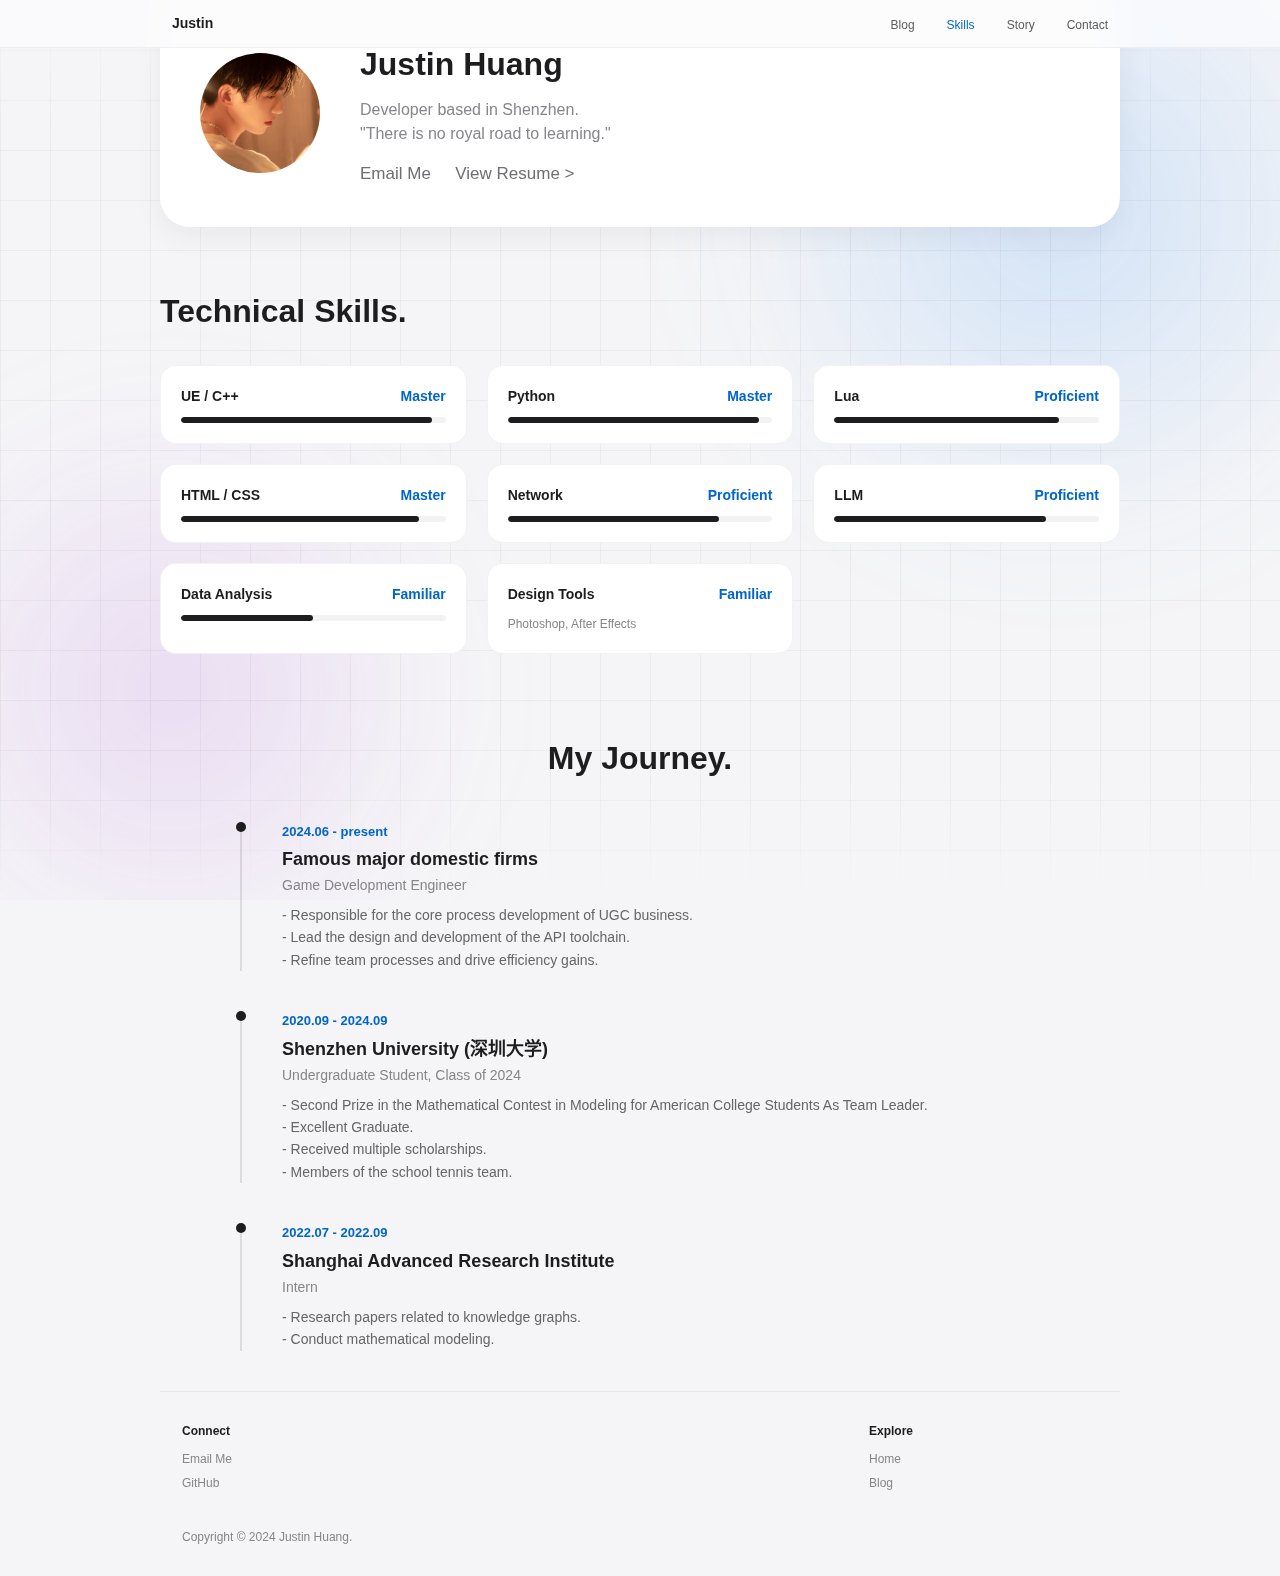
<file: about.html>
<!DOCTYPE html>
<html lang="zh-CN">
<head>
    <meta charset="UTF-8">
    <meta name="viewport" content="width=device-width, initial-scale=1.0">
    <title>About - Justin Huang</title>
    <link rel="stylesheet" href="./css/apple-common.css">
    <link rel="stylesheet" href="./css/design.css">
    <link rel="icon" href="favicon.ico" type="image/x-icon">
    <style>
        html, body { scroll-snap-type: none; height: auto; overflow-y: auto; }
        .page-section { height: auto; min-height: auto; padding-top: 100px; padding-bottom: 100px; display: block; }
        .section-content-wrapper { max-width: 1000px; } /* Slightly narrower for reading */
    </style>
</head>
<body>
    <div class="bg-decoration">
        <div class="blur-shape shape-1"></div>
        <div class="blur-shape shape-2"></div>
        <div class="grid-pattern"></div>
    </div>

    <nav class="globalnav">
        <div class="globalnav-content">
            <a href="./index.html" class="globalnav-link globalnav-logo">Justin</a>
            <ul class="globalnav-list">
                <li><a href="./projects.html" class="globalnav-link">Blog</a></li>
                <li><a href="./about.html" class="globalnav-link" style="color:#0066cc; opacity:1;">Skills</a></li>
                <li><a href="./about.html#story" class="globalnav-link">Story</a></li>
                <li><a href="./contact.html" class="globalnav-link">Contact</a></li>
            </ul>
        </div>
    </nav>

    <div class="section-content-wrapper">
        <!-- Profile Header -->
        <div class="profile-header">
            <div class="profile-avatar">
                <img src="./img/1.jpg" alt="Justin Huang">
            </div>
            <div class="profile-info">
                <h2>Justin Huang</h2>
                <p>Developer based in Shenzhen. <br> "There is no royal road to learning."</p>
                <div style="margin-top: 15px;">
                    <a href="mailto:2474418338@qq.com" class="cta-link" style="margin-right: 20px;">Email Me</a>
                    <a href="./contact.html" class="cta-link">View Resume ></a>
                </div>
            </div>
        </div>

        <!-- Skills Section -->
        <div class="skills-section">
            <h3 class="section-title" style="font-size: 32px; margin-bottom: 30px;">Technical Skills.</h3>
            
            <div class="skills-grid">
                <!-- Frontend -->
                <div class="skill-card">
                    <div class="skill-header">
                        <span class="skill-name">UE / C++</span>
                        <span class="skill-level">Master</span>
                    </div>
                    <div class="skill-bar"><div class="skill-progress" style="width: 95%;"></div></div>
                </div>
                <div class="skill-card">
                    <div class="skill-header">
                        <span class="skill-name">Python</span>
                        <span class="skill-level">Master</span>
                    </div>
                    <div class="skill-bar"><div class="skill-progress" style="width: 95%;"></div></div>
                </div>
                <div class="skill-card">
                    <div class="skill-header">
                        <span class="skill-name">Lua</span>
                        <span class="skill-level">Proficient</span>
                    </div>
                    <div class="skill-bar"><div class="skill-progress" style="width: 85%;"></div></div>
                </div>
                <div class="skill-card">
                    <div class="skill-header">
                        <span class="skill-name">HTML / CSS</span>
                        <span class="skill-level">Master</span>
                    </div>
                    <div class="skill-bar"><div class="skill-progress" style="width: 90%;"></div></div>
                </div>

                <!-- Tools & Others -->
                <div class="skill-card">
                    <div class="skill-header">
                        <span class="skill-name">Network</span>
                        <span class="skill-level">Proficient</span>
                    </div>
                    <div class="skill-bar"><div class="skill-progress" style="width: 80%;"></div></div>
                </div>
                <div class="skill-card">
                    <div class="skill-header">
                        <span class="skill-name">LLM</span>
                        <span class="skill-level">Proficient</span>
                    </div>
                    <div class="skill-bar"><div class="skill-progress" style="width: 80%;"></div></div>
                </div>
                <div class="skill-card">
                    <div class="skill-header">
                        <span class="skill-name">Data Analysis</span>
                        <span class="skill-level">Familiar</span>
                    </div>
                    <div class="skill-bar"><div class="skill-progress" style="width: 50%;"></div></div>
                </div>
                <div class="skill-card">
                    <div class="skill-header">
                        <span class="skill-name">Design Tools</span>
                        <span class="skill-level">Familiar</span>
                    </div>
                    <p style="font-size: 12px; color: #86868b; margin-top: 5px;">Photoshop, After Effects</p>
                </div>
            </div>
        </div>

        <!-- Experience Timeline -->
        <div class="timeline-section" id="story">
            <h3 class="section-title" style="font-size: 32px; margin-bottom: 40px; text-align: center;">My Journey.</h3>

            <div class="timeline-item">
                <div class="timeline-date">2024.06 - present</div>
                <div class="timeline-content">
                    <h4 class="timeline-title">Famous major domestic firms</h4>
                    <span class="timeline-subtitle">Game Development Engineer</span>
                    <p class="timeline-desc">
                        - Responsible for the core process development of UGC business.<br>
                        - Lead the design and development of the API toolchain.<br>
                        - Refine team processes and drive efficiency gains.
                    </p>
                </div>
            </div>
            
            <div class="timeline-item">
                <div class="timeline-date">2020.09 - 2024.09</div>
                <div class="timeline-content">
                    <h4 class="timeline-title">Shenzhen University (深圳大学)</h4>
                    <span class="timeline-subtitle">Undergraduate Student, Class of 2024</span>
                    <p class="timeline-desc">
                        - Second Prize in the Mathematical Contest in Modeling for American College Students As Team Leader.<br>
                        - Excellent Graduate.<br>
                        - Received multiple scholarships.<br>
                        - Members of the school tennis team.
                    </p>
                </div>
            </div>

            <div class="timeline-item">
                <div class="timeline-date">2022.07 - 2022.09</div>
                <div class="timeline-content">
                    <h4 class="timeline-title">Shanghai Advanced Research Institute</h4>
                    <span class="timeline-subtitle">Intern</span>
                    <p class="timeline-desc">
                        - Research papers related to knowledge graphs.<br>
                        - Conduct mathematical modeling.<br>
                    </p>
                </div>
            </div>

        </div>

        <footer class="footer-inline">
            <div class="footer-content">
                <div class="footer-columns">
                    <div class="footer-column">
                        <h4 class="footer-heading">Connect</h4>
                        <ul class="footer-links">
                            <li><a href="mailto:2474418338@qq.com">Email Me</a></li>
                            <li><a href="https://github.com/hjl666-hjl">GitHub</a></li>
                        </ul>
                    </div>
                    <div class="footer-column">
                        <h4 class="footer-heading">Explore</h4>
                        <ul class="footer-links">
                            <li><a href="./index.html">Home</a></li>
                            <li><a href="./projects.html">Blog</a></li>
                        </ul>
                    </div>
                </div>
                <div class="footer-bottom">
                    <p>Copyright © 2024 Justin Huang.</p>
                </div>
            </div>
        </footer>
    </div>

    <script src="./js/jq.js"></script>
    <script>
        $(window).scroll(function() {
            if ($(this).scrollTop() > 50) {
                $('.globalnav').addClass('scrolled');
            } else {
                $('.globalnav').removeClass('scrolled');
            }
        });
    </script>
</body>
</html>
</file>
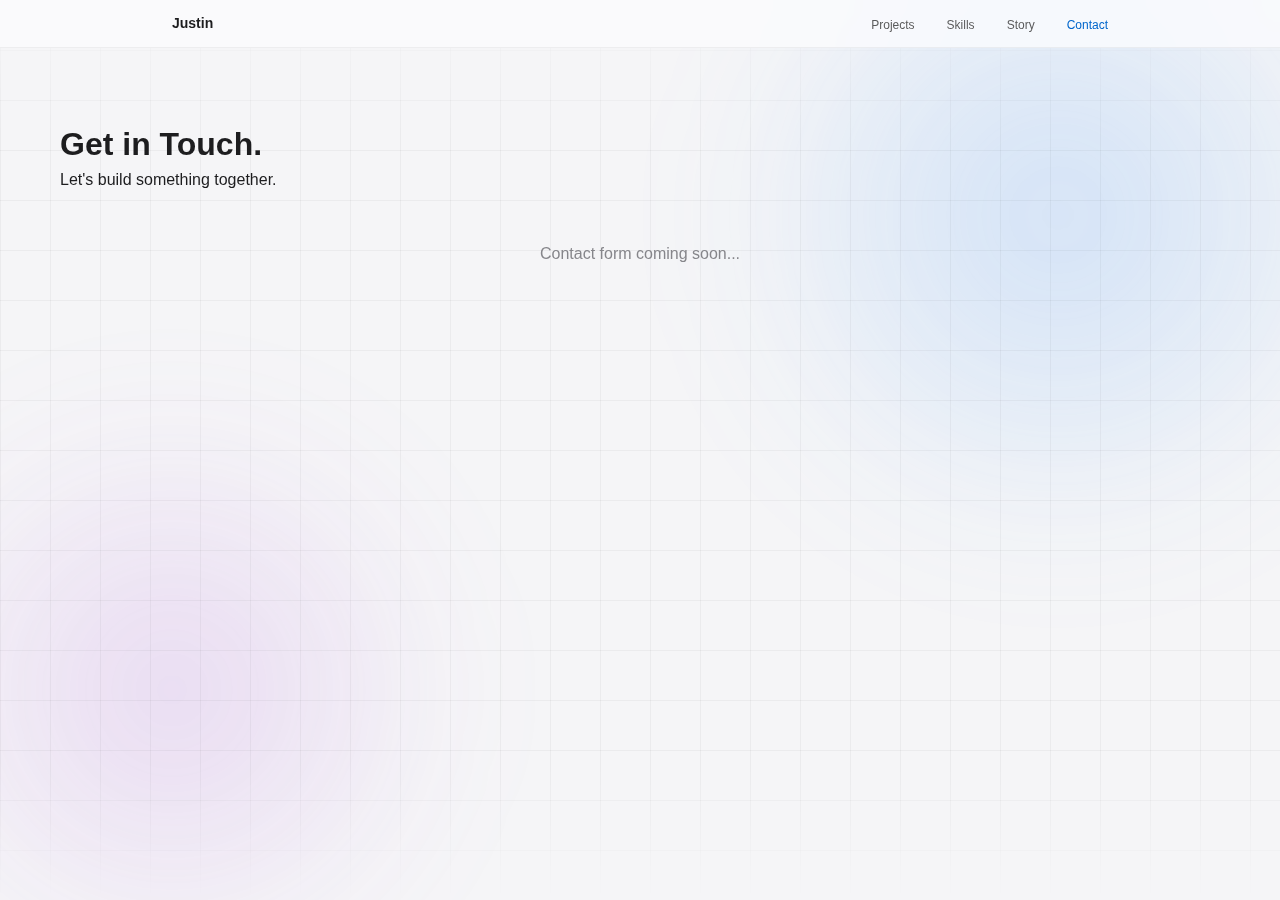
<file: contact.html>
<!DOCTYPE html>
<html lang="zh-CN">
<head>
    <meta charset="UTF-8">
    <meta name="viewport" content="width=device-width, initial-scale=1.0">
    <title>Contact - Justin Huang</title>
    <link rel="stylesheet" href="./css/apple-common.css">
    <link rel="stylesheet" href="./css/design.css">
    <link rel="icon" href="favicon.ico" type="image/x-icon">
    <style>
        html { scroll-snap-type: none; height: auto; overflow-y: auto; }
        .page-section { height: auto; min-height: 80vh; padding-top: 100px; padding-bottom: 100px; }
    </style>
</head>
<body>
    <div class="bg-decoration">
        <div class="blur-shape shape-1"></div>
        <div class="blur-shape shape-2"></div>
        <div class="grid-pattern"></div>
    </div>

    <nav class="globalnav">
        <div class="globalnav-content">
            <a href="./index.html" class="globalnav-link globalnav-logo">Justin</a>
            <ul class="globalnav-list">
                <li><a href="./projects.html" class="globalnav-link">Projects</a></li>
                <li><a href="./about.html" class="globalnav-link">Skills</a></li>
                <li><a href="./about.html#story" class="globalnav-link">Story</a></li>
                <li><a href="./contact.html" class="globalnav-link" style="color:#0066cc; opacity:1;">Contact</a></li>
            </ul>
        </div>
    </nav>

    <div class="section-content-wrapper" style="padding-top: 120px;">
        <h1 class="section-title">Get in Touch.</h1>
        <p class="section-subtitle">Let's build something together.</p>

        <!-- Placeholder content -->
        <div style="margin-top: 50px; text-align: center; color: #86868b;">
            <p>Contact form coming soon...</p>
        </div>
    </div>
</body>
</html>
</file>
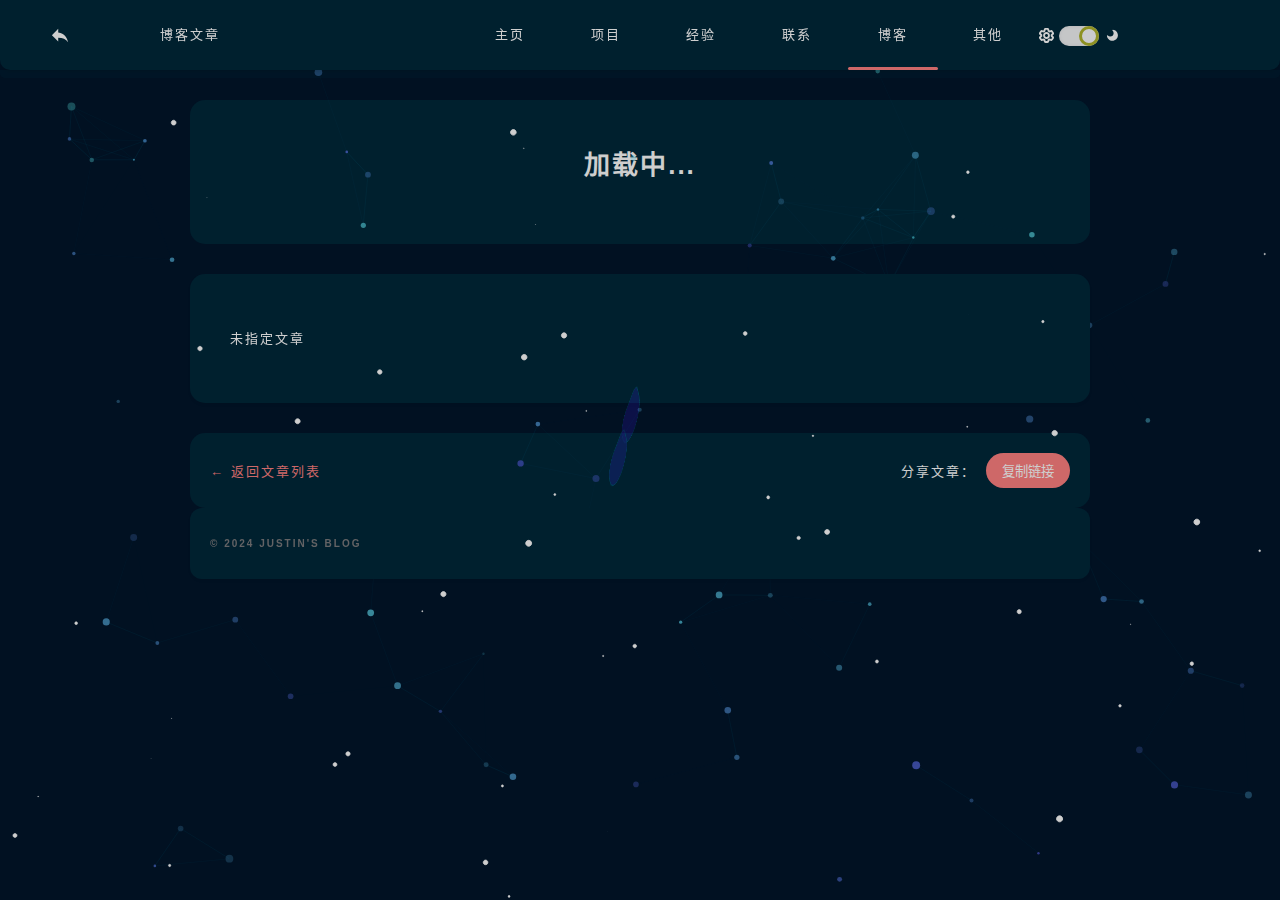
<file: post.html>
<!DOCTYPE html>
<html lang="zh-CN">

<head>
  <meta charset="UTF-8">
  <meta http-equiv="X-UA-Compatible" content="IE=edge">
  <meta name="viewport" content="width=device-width, initial-scale=1.0">
  <title>文章详情 - Justin的博客</title>
  <link rel="stylesheet" href="./css/base.css">
  <link rel="stylesheet" href="./css/blog.css">
  <link rel="stylesheet" href="./css/post.css">
  <link rel="stylesheet" href="./css/prism.css">
  <link rel="stylesheet" href="./css/prism-line-numbers.css">
  <link rel="stylesheet" href="./css/effects.css">
  <script src="./js/jq.js"></script>
</head>

<body>
  <canvas class="canvas-wrap" id="triangle-lost-in-space" resize="true"></canvas>

  <!-- loadding -->
  <div class="lodding-wrap">
    <div class="loadding-div"></div>
  </div>

  <!-- 主要页面 -->
  <div class="box">

    <!-- 顶部栏 -->
    <div class="header borderafter">
      <!-- 返回按钮 -->
      <a style="position:absolute;left:50px;" href="./blog.html">
        <svg t="1649246285004" class="icon" viewBox="0 0 1024 1024" version="1.1" xmlns="http://www.w3.org/2000/svg"
          p-id="3737" width="20" height="20">
          <path
            d="M98 468.9l322.8-322.8v184.4C743.6 376.7 881.9 607.3 928 837.8 812.7 676.4 651.3 602.6 420.8 602.6v189.1L98 468.9z"
            p-id="3738" fill="#254665"></path>
        </svg>
      </a>

      <div class="col">
        <span>博客文章</span>
        <!-- 右边操作栏 -->
        <div class="header-right">
          <!-- 按钮 -->
          <div class="min_menu-wrap" id="minmenu">
            <span class="min_menu"></span>
          </div>
          <!-- 列表 -->
          <div class="menu_list">
            <!-- 栏目 -->
            <ul class="header-nav">
              <li><a href="./index.html">主页</a></li>
              <li><a href="./home.html">项目</a></li>
              <li><a href="./resume.html">经验</a></li>
              <li><a href="./contact.html">联系</a></li>
              <li class="active"><a href="./blog.html">博客</a></li>
              <li><a href="./live.html">其他</a></li>
            </ul>
            <!-- 开关灯 -->
            <span class="kaig-bottm">
              <svg t="1649159647627" class="icon" viewBox="0 0 1024 1024" version="1.1"
                xmlns="http://www.w3.org/2000/svg" p-id="2250" width="15" height="15">
                <path
                  d="M1008.535135 710.670332l-70.446388 116.386904a112.099975 112.099975 0 0 1-140.572857 43.829042l-69.422645-17.083729c-5.502624 3.1992-11.133217 6.3984-16.763809 9.341665l-18.299425 62.896276C687.335435 981.514621 639.4754 1023.744064 582.657604 1023.744064H441.764828c-56.817796 0-104.677831-42.293427-110.308423-97.703574l-18.299425-62.896276a422.166458 422.166458 0 0 1-16.827793-9.341665l-69.614597 17.083729a112.163959 112.163959 0 0 1-140.508873-43.893026L15.631361 710.542364a107.493127 107.493127 0 0 1 32.43989-144.731817L96.251206 518.910272a410.649338 410.649338 0 0 1 0-14.204448l-48.179955-46.836291a107.365159 107.365159 0 0 1-32.375906-144.731817l70.190452-116.450888a112.099975 112.099975 0 0 1 140.572857-43.893026l69.550612 17.083729c5.566608-3.1992 11.133217-6.3984 16.827794-9.341665l18.299425-62.896276C336.831061 42.229443 384.691096 0 441.508892 0H582.529636c56.817796 0 104.677831 42.293427 110.372407 97.63959l18.235441 62.704324c5.75856 3.007248 11.325169 6.142464 16.827793 9.341665l69.678581-17.083729a112.163959 112.163959 0 0 1 140.508873 43.893026l70.446388 116.514872a107.493127 107.493127 0 0 1-32.375906 144.731817l-48.179955 46.772307a414.616346 414.616346 0 0 1 0 14.204448l48.243939 46.836291c47.092227 31.928018 62.192452 94.952262 32.247938 145.115721z m-213.066733-142.23644l3.391152-31.032242a246.210447 246.210447 0 0 0 0-51.699076l-3.263184-30.904274 93.992502-91.305173-53.554612-88.553862-131.615096 32.311922-23.546113-16.059985a294.134466 294.134466 0 0 0-48.627844-26.809297l-27.513121-11.901025L568.453156 127.968008H455.649356L419.370426 252.736816l-27.705074 11.965009c-16.635841 7.166208-32.951762 16.187953-48.499875 26.745313l-23.610097 15.996001-131.487128-32.247938-53.36266 88.489878 94.056486 91.433141-3.263184 30.968258a247.874031 247.874031 0 0 0 0 51.699076l3.1992 30.904274-93.928518 91.369157 53.554612 88.489878 131.551112-32.311922 23.610097 16.059985c15.292177 10.429393 31.544114 19.451137 48.563859 26.809297l27.577106 11.965009L455.905292 895.776056h112.611848l36.342914-124.768808 27.64109-11.965009c16.699825-7.166208 32.951762-16.187953 48.563859-26.745313l23.546113-15.996001 131.423144 32.247938 53.68258-88.745814-94.184454-91.369157zM512.147232 615.846038c57.329668 0 103.846038-46.516371 103.974006-103.974006 0-57.329668-46.644339-103.974006-103.974006-103.974007S408.173225 454.542364 408.173225 511.872032 454.817564 615.846038 512.147232 615.846038z m0 127.968008c-127.968008 0-231.942014-103.910022-231.942015-231.942014 0-127.968008 103.910022-231.942014 231.942015-231.942015 127.968008 0 231.942014 103.910022 231.942014 232.133967A232.133967 232.133967 0 0 1 512.147232 743.814046z"
                  p-id="2251"></path>
              </svg>
              <!-- 开关按钮 -->
              <span class="my-radio active" id="myRadio">
                <i></i>
              </span>
              <svg t="1649159678284" class="icon" viewBox="0 0 1024 1024" version="1.1"
                xmlns="http://www.w3.org/2000/svg" p-id="3376" width="15" height="15">
                <path
                  d="M505.4 878.6c-196.7 0-358-150.9-374.9-343.1 1-18.6 16.1-33.4 34.9-33.4 10.8 0 20.5 4.8 26.9 12.4 0.2 0.3 0.5 0.1 0.5-0.7 41.6 44.2 100.5 71.9 166.1 71.9 127.1 0 230.1-103 230.1-230.1 0-66.1-28-125.1-72.6-166.8 0.1-0.1 0.5-0.1 0.3-0.3-7-6.5-11.4-15.7-11.4-26.1 0-19 14.9-34.1 33.7-35.3 192.1 17.1 342.9 178.3 342.9 375 0 208-168.5 376.5-376.5 376.5z"
                  p-id="3377"></path>
              </svg>
            </span>
          </div>
        </div>
      </div>
    </div>

    <!-- 文章内容区域 -->
    <div class="post-container">
      <!-- 文章头部信息 -->
      <div class="post-header" id="post-header">
        <h1 class="post-title" id="post-title">加载中...</h1>
        <div class="post-meta" id="post-meta">
          <span class="post-date"></span>
          <span class="post-category"></span>
        </div>
        <div class="post-tags" id="post-tags"></div>
      </div>

      <!-- 文章正文 -->
      <div class="post-content carbox" id="post-content">
        <div class="loading-spinner">
          <div class="spinner"></div>
          <p>正在加载文章...</p>
        </div>
      </div>

      <!-- 文章底部 -->
      <div class="post-footer">
        <div class="post-nav">
          <a href="./blog.html" class="back-btn">← 返回文章列表</a>
        </div>
        <div class="post-share">
          <span>分享文章：</span>
          <button onclick="copyLink()" class="share-btn">复制链接</button>
        </div>
      </div>

      <!-- 版权信息 -->
      <div class="carbox copybottm">
        © 2024 Justin's Blog
      </div>
    </div>
  </div>

  <script src="./js/base.js"></script>
  <script src="./js/marked.js"></script>
  <script src="./js/prism.js"></script>
  <script type="text/javascript" src="./js/paper-full.min.js"></script>
  <script type="text/javascript" src="./js/canvas.js"></script>
  <script src="./js/effects.js"></script>

  <script>
    // 获取URL参数
    function getQueryParam(name) {
      const urlParams = new URLSearchParams(window.location.search);
      return urlParams.get(name);
    }

    // 加载文章
    async function loadPost() {
      const file = getQueryParam('file');
      if (!file) {
        document.getElementById('post-content').innerHTML = '<p class="error">未指定文章</p>';
        return;
      }

      try {
        // 加载文章配置获取元信息
        const configResponse = await fetch('./posts/posts.json');
        const config = await configResponse.json();
        const postInfo = config.posts.find(p => p.file === file);

        // 加载Markdown文件
        const mdResponse = await fetch(`./posts/${file}`);
        if (!mdResponse.ok) {
          throw new Error('文章不存在');
        }
        const mdContent = await mdResponse.text();

        // 更新页面标题
        if (postInfo) {
          document.title = `${postInfo.title} - Justin的博客`;
          document.getElementById('post-title').textContent = postInfo.title;
          
          // 更新元信息
          const metaHtml = `
            <span class="post-date">📅 ${postInfo.date}</span>
            <span class="post-category">📁 ${postInfo.category}</span>
          `;
          document.getElementById('post-meta').innerHTML = metaHtml;

          // 更新标签
          const tagsHtml = postInfo.tags.map(tag => `<span class="tag">${tag}</span>`).join('');
          document.getElementById('post-tags').innerHTML = tagsHtml;
        } else {
          // 从Markdown中提取标题
          const titleMatch = mdContent.match(/^#\s+(.+)$/m);
          if (titleMatch) {
            document.getElementById('post-title').textContent = titleMatch[1];
            document.title = `${titleMatch[1]} - Justin的博客`;
          }
        }

        // 渲染Markdown
        let html = marked.parse(mdContent);
        
        // 添加代码行号支持
        html = html.replace(/<pre>/g, "<pre class='line-numbers'>");
        html = html.replace(/<table/g, "<table class='tableStyle'");

        document.getElementById('post-content').innerHTML = html;

        // 代码高亮
        document.querySelectorAll('#post-content code').forEach(block => {
          Prism.highlightElement(block);
        });

        // 图片点击放大
        document.querySelectorAll('#post-content img').forEach(img => {
          img.style.cursor = 'pointer';
          img.addEventListener('click', () => {
            window.open(img.src, '_blank');
          });
        });

      } catch (error) {
        console.error('加载文章失败:', error);
        document.getElementById('post-content').innerHTML = `
          <div class="error-message">
            <h3>😢 文章加载失败</h3>
            <p>${error.message}</p>
            <a href="./blog.html">返回文章列表</a>
          </div>
        `;
      }
    }

    // 复制链接
    function copyLink() {
      navigator.clipboard.writeText(window.location.href).then(() => {
        alert('链接已复制到剪贴板');
      }).catch(() => {
        // 降级方案
        const input = document.createElement('input');
        input.value = window.location.href;
        document.body.appendChild(input);
        input.select();
        document.execCommand('copy');
        document.body.removeChild(input);
        alert('链接已复制到剪贴板');
      });
    }

    // 页面加载完成后执行
    document.addEventListener('DOMContentLoaded', loadPost);
  </script>
</body>

</html>
</file>
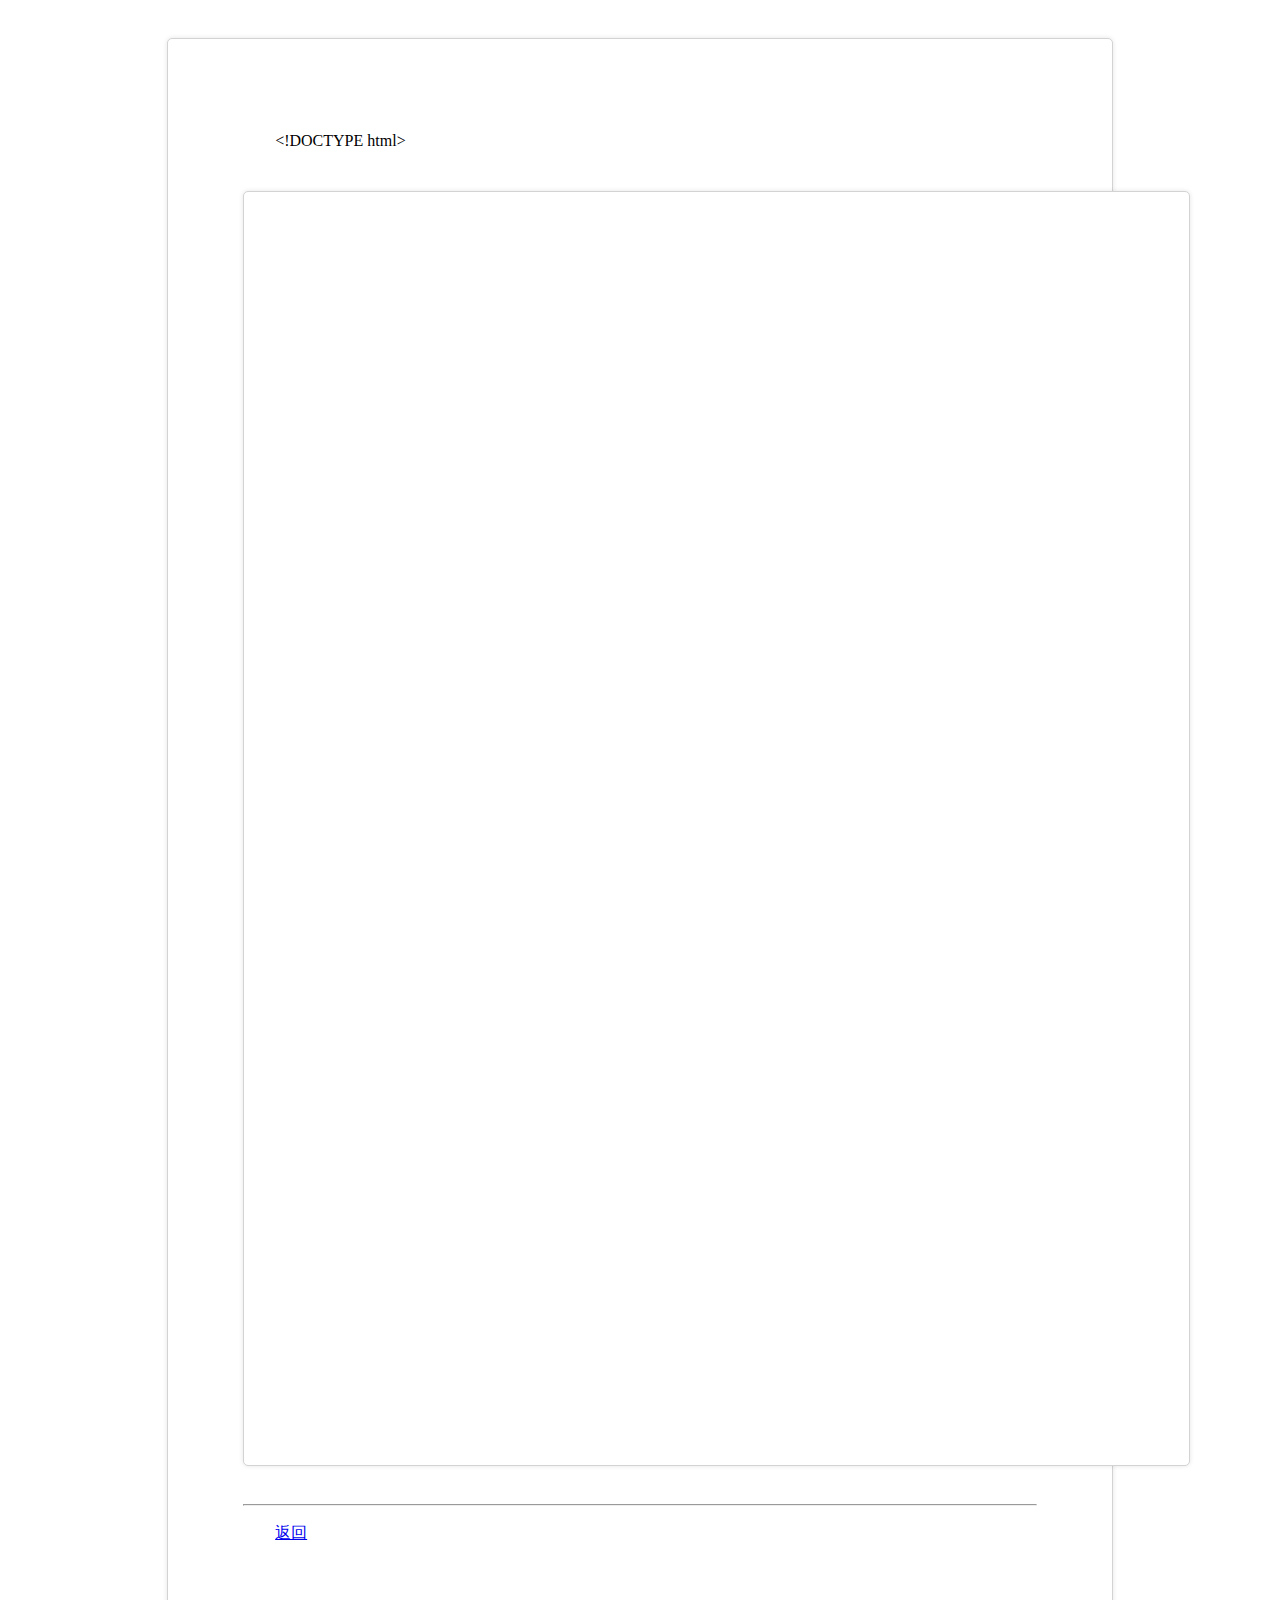
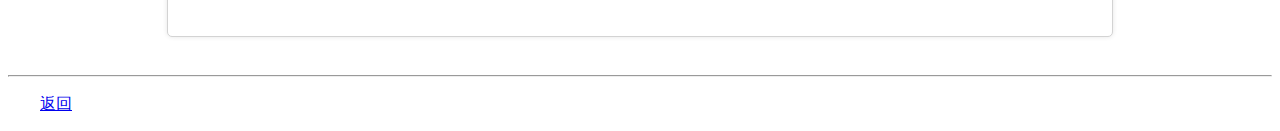
<file: showmd.html>
<!DOCTYPE html>
<html lang="zh-cmn-Hans">

<head>
  <meta charset="UTF-8">
  <meta name="viewport" content="width=device-width, initial-scale=1.0">
  <meta http-equiv="X-UA-Compatible" content="ie=edge">
  <title>Prism代码语法高亮</title>

  <!--<link href="https://cdn.bootcss.com/prism/1.25.0/themes/prism-okaidia.css" rel="stylesheet">-->
  <link rel="stylesheet" href="/css/font-awesome.min.css">

  <link href="/css/prism.css" rel="stylesheet">
  <link href="/css/prism-line-numbers.css" rel="stylesheet">
  <script src="/js/marked.js" type="text/javascript" charset="utf-8"></script>
  <script src="/js/prism.js"></script>
  <script src="/js/jquery.min.js"></script>

  <style>
    #content {
      width: 21cm;
      min-height: 29.7cm;
      padding: 2cm;
      margin: 1cm auto;
      border: 1px #D3D3D3 solid;
      border-radius: 5px;
      background: white;
      box-shadow: 0 0 5px rgba(0, 0, 0, 0.1);
    }

    mark {
      font-family: 宋体, "Courier New";
      background-color: #66FF33;
    }

    h1,
    h2 {
      text-align: center;
      font-family: "Arial", "Microsoft YaHei";
      font-weight: normal;
      line-height: 1.1;
    }

    h3,
    h4 {
      text-align: left;
      font-family: "Arial", "楷体";
      font-weight: normal;
      line-height: 1.1;
    }

    figure {
      width: 19cm;
      max-width: 19cm;
      text-align: center;
      text-indent: 0em;
    }

    figure img {
      height: auto;
      width: auto;
      max-width: 100%;
    }

    figure table {
      height: auto;
      width: auto;
      max-width: 100%;
    }

    p {
      font-family: 宋体, "verdana";
      text-indent: 2em;
      line-height: 1.4em;
    }

    ol,
    ul {
      list-style: none;
      padding: 0;
      margin: 0;
    }

    li:before {
      content: "\f00c";
      /* FontAwesome Unicode */
      font-family: FontAwesome;
      display: inline-block;
      margin-left: -0.3em;
      /* same as padding-left set on li */
      width: 1.5em;
      /* same as padding-left set on li */
    }

    li {
      text-indent: -1em;
      padding-left: 2cm;
      font-family: 宋体, "verdana";
      list-style-position: outside;
      line-height: 1.4em;
    }

    mark {
      background-color: #66FF33;
    }

    h5 {
      font-family: "Arial", "楷体";
      font-weight: normal;
      line-height: 1.1;
    }

    table.tableStyle {
      font-family: verdana, arial, sans-serif;
      font-size: 11px;
      color: #333333;
      border: 1px #999999;
      border-collapse: collapse;
      margin: 0 auto;
    }

    table.tableStyle th {
      background: #C7EDCC;
      padding: 8px;
      border: 1px solid #999999;
    }

    table.tableStyle td {
      background: #fffae0;
      padding: 8px;
      border: 1px solid #999999;
    }
  </style>
</head>

<body>

  <div id="content"></div>

  <script>
    function GetQueryValue(queryName) {
      let reg = new RegExp("(^|&)" + queryName + "=([^&]*)(&|$)", "i");
      let r = window.location.search.substr(1).match(reg);
      if (r != null) {
        return decodeURI(r[2]);
      } else {
        return null;
      }
    }

    // 向服务器发送请求
    $.ajax({
      type: "get",
      url: GetQueryValue("mdfile"),
      async: true,
      dataType: "text",
      success: function (data) {
        data = data.replace(/```mssql/g, "```sql");
        data = data.replace(/```mysql/g, "```sql");

        let ht = marked(data);
        ht = ht.replace(/<table/g, "<table class='tableStyle'");

        document.getElementById('content').innerHTML = ht.replace(/<pre/g, "<pre class='line-numbers'");

        $('#content code').map(function () {
          Prism.highlightElement(this);
        });

        $("[class |='line-numbers language']").dblclick(function () {
          const oInput = document.createElement('textarea');
          // 把文字放进input中，供复制
          oInput.value = $(this).text();
          document.body.appendChild(oInput);
          // 选中创建的input
          oInput.select();
          // 执行复制方法， 该方法返回bool类型的结果，告诉我们是否复制成功
          const copyResult = document.execCommand('copy')
          // 操作中完成后 从Dom中删除创建的input
          document.body.removeChild(oInput)
          // 根据返回的复制结果 给用户不同的提示
          if (copyResult) {
            //alert('DDL已复制到粘贴板')
          } else {
            alert('复制失败')
          }
        });
      }
    });
  </script>
  <hr>
  <p><a href="javascript:history.go(-1)">返回</a></p>

</body>

</html>
</file>
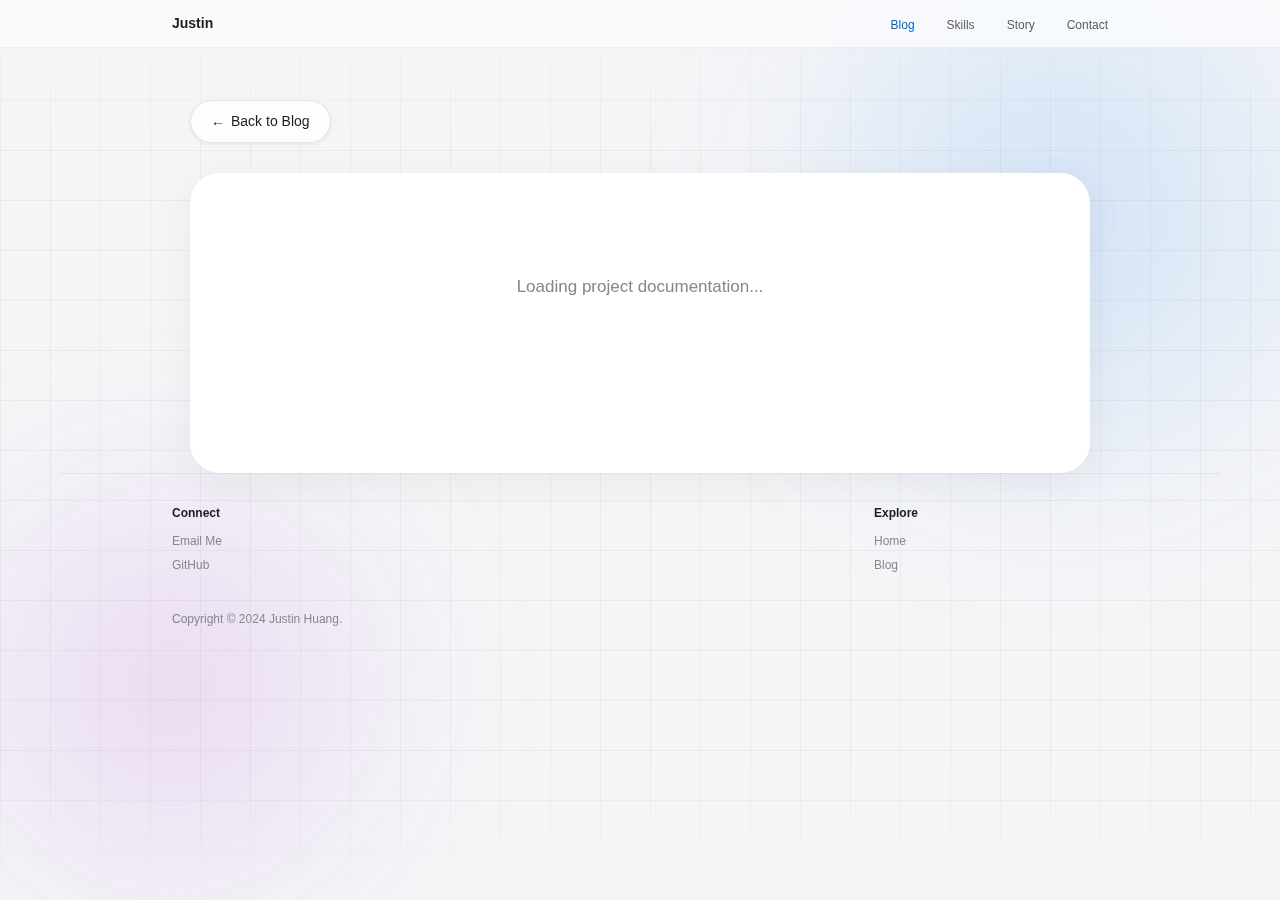
<file: wiki.html>
<!DOCTYPE html>
<html lang="zh-CN">
<head>
    <meta charset="UTF-8">
    <meta name="viewport" content="width=device-width, initial-scale=1.0">
    <title>Wiki - Justin Huang</title>
    <link rel="stylesheet" href="./css/apple-common.css">
    <link rel="stylesheet" href="./css/design.css">
    <link href="./css/prism.css" rel="stylesheet">
    <link rel="icon" href="favicon.ico" type="image/x-icon">
    <script src="./js/marked.js"></script>
    <script src="./js/prism.js"></script>
    <style>
        html, body { scroll-snap-type: none; height: auto; overflow-y: auto; }
        .page-section { height: auto; min-height: auto; padding-top: 100px; padding-bottom: 100px; display: block; }
        
        /* Markdown Content Styles */
        .wiki-content {
            background: #fff;
            padding: 60px;
            border-radius: 30px;
            box-shadow: 0 10px 40px rgba(0,0,0,0.05);
            max-width: 900px;
            margin: 0 auto;
            font-size: 17px;
            line-height: 1.6;
            color: #1d1d1f;
            min-height: 300px;
        }

        .wiki-content h1 { font-size: 40px; font-weight: 700; margin-bottom: 30px; letter-spacing: -0.015em; }
        .wiki-content h2 { font-size: 28px; font-weight: 600; margin-top: 40px; margin-bottom: 20px; }
        .wiki-content h3 { font-size: 22px; font-weight: 600; margin-top: 30px; margin-bottom: 15px; }
        .wiki-content p { margin-bottom: 20px; }
        .wiki-content ul, .wiki-content ol { margin-bottom: 20px; padding-left: 20px; }
        .wiki-content li { margin-bottom: 8px; }
        
        .wiki-content pre {
            background: #f5f5f7;
            padding: 20px;
            border-radius: 12px;
            overflow-x: auto;
            margin-bottom: 20px;
            font-size: 14px;
        }
        
        .wiki-content blockquote {
            border-left: 4px solid var(--accent-blue);
            padding-left: 20px;
            margin-left: 0;
            margin-bottom: 20px;
            color: var(--text-secondary);
            background: rgba(0, 102, 204, 0.05);
            padding: 15px 20px;
            border-radius: 8px;
        }

        .wiki-content img {
            max-width: 100%;
            border-radius: 12px;
            margin: 20px 0;
            box-shadow: 0 10px 30px rgba(0,0,0,0.1);
        }
        
        .wiki-header {
            text-align: center;
            margin-bottom: 40px;
        }
        
        /* Back Button Style */
        .back-nav-container {
            max-width: 900px;
            margin: 0 auto 30px auto;
            display: flex;
            align-items: center;
            padding-top: 100px; /* Add padding to prevent nav overlap */
        }

        .back-link {
            display: inline-flex;
            align-items: center;
            justify-content: center;
            color: #1d1d1f;
            text-decoration: none;
            font-size: 14px;
            font-weight: 500;
            background: rgba(255, 255, 255, 0.8);
            backdrop-filter: blur(20px);
            -webkit-backdrop-filter: blur(20px);
            padding: 10px 20px;
            border-radius: 980px;
            border: 1px solid rgba(0,0,0,0.1);
            transition: all 0.2s ease;
            box-shadow: 0 2px 5px rgba(0,0,0,0.05);
        }
        
        .back-link:hover { 
            text-decoration: none; 
            transform: scale(1.02);
            background: #fff;
            box-shadow: 0 5px 15px rgba(0,0,0,0.1);
        }

        .back-link::before {
            content: '←';
            margin-right: 6px;
            font-weight: 600;
        }

        @media (max-width: 768px) {
            .wiki-content { padding: 30px; }
            .wiki-content h1 { font-size: 32px; }
            .back-nav-container { padding: 0 20px; }
        }
    </style>
</head>
<body>
    <div class="bg-decoration">
        <div class="blur-shape shape-1"></div>
        <div class="blur-shape shape-2"></div>
        <div class="grid-pattern"></div>
    </div>

    <nav class="globalnav">
        <div class="globalnav-content">
            <a href="./index.html" class="globalnav-link globalnav-logo">Justin</a>
            <ul class="globalnav-list">
                <li><a href="./projects.html" class="globalnav-link" style="color:#0066cc; opacity:1;">Blog</a></li>
                <li><a href="./about.html" class="globalnav-link">Skills</a></li>
                <li><a href="./about.html#story" class="globalnav-link">Story</a></li>
                <li><a href="./contact.html" class="globalnav-link">Contact</a></li>
            </ul>
        </div>
    </nav>

    <div class="section-content-wrapper">
        <div class="back-nav-container">
            <a href="./projects.html" class="back-link">Back to Blog</a>
        </div>
        
        <div id="wiki-container" class="wiki-content">
            <div style="text-align: center; color: #86868b; padding: 40px;">
                Loading project documentation...
            </div>
        </div>

        <footer class="footer-inline">
            <div class="footer-content">
                <div class="footer-columns">
                    <div class="footer-column">
                        <h4 class="footer-heading">Connect</h4>
                        <ul class="footer-links">
                            <li><a href="mailto:2474418338@qq.com">Email Me</a></li>
                            <li><a href="https://github.com/hjl666-hjl">GitHub</a></li>
                        </ul>
                    </div>
                    <div class="footer-column">
                        <h4 class="footer-heading">Explore</h4>
                        <ul class="footer-links">
                            <li><a href="./index.html">Home</a></li>
                            <li><a href="./projects.html">Blog</a></li>
                        </ul>
                    </div>
                </div>
                <div class="footer-bottom">
                    <p>Copyright © 2024 Justin Huang.</p>
                </div>
            </div>
        </footer>
    </div>
    
    <script src="./js/jq.js"></script>
    <script>
        $(window).scroll(function() {
            if ($(this).scrollTop() > 50) {
                $('.globalnav').addClass('scrolled');
            } else {
                $('.globalnav').removeClass('scrolled');
            }
        });

        function getQueryParam(name) {
            const urlParams = new URLSearchParams(window.location.search);
            return urlParams.get(name);
        }

        document.addEventListener('DOMContentLoaded', () => {
            const projectId = getQueryParam('project');
            if (projectId) {
                const mdUrl = `./posts/assets/${projectId}/README.md`;
                
                fetch(mdUrl)
                    .then(response => {
                        if (!response.ok) throw new Error('Wiki not found');
                        return response.text();
                    })
                    .then(text => {
                        const container = document.getElementById('wiki-container');
                        // Use marked.js to render
                        container.innerHTML = marked.parse(text);
                        // Highlight code blocks
                        if (window.Prism) {
                            window.Prism.highlightAll();
                        }
                    })
                    .catch(err => {
                        document.getElementById('wiki-container').innerHTML = `
                            <div style="text-align: center; padding: 60px;">
                                <h3>Wiki Not Found</h3>
                                <p style="color: #86868b;">The documentation for this project is missing or could not be loaded.</p>
                                <br>
                                <a href="./projects.html" class="cta-button">Go Back</a>
                            </div>
                        `;
                    });
            }
        });
    </script>
</body>
</html>
</file>
<file: css/apple-common.css>
:root {
    --background-color: #fbfbfd;
    --text-primary: #1d1d1f;
    --text-secondary: #86868b;
    --accent-blue: #0066cc;
    --nav-height: 48px;
    --card-radius: 28px;
}

* {
    box-sizing: border-box;
    margin: 0;
    padding: 0;
}

body {
    font-family: -apple-system, BlinkMacSystemFont, "Segoe UI", Roboto, Helvetica, Arial, sans-serif, "Apple Color Emoji", "Segoe UI Emoji", "Segoe UI Symbol";
    background-color: #f5f5f7; /* Default fallback */
    color: var(--text-primary);
    -webkit-font-smoothing: antialiased;
    line-height: 1.5;
    position: relative;
    min-height: 100vh;
}

/* Background Decorations (Shared) */
.bg-decoration {
    position: fixed;
    top: 0;
    left: 0;
    width: 100vw;
    height: 100vh;
    z-index: -10;
    background-color: #f5f5f7;
    overflow: hidden;
    pointer-events: none;
}

.blur-shape {
    position: absolute;
    border-radius: 50%;
    filter: blur(60px);
    opacity: 0.8;
    animation: float 20s infinite ease-in-out;
    mix-blend-mode: multiply;
}

.shape-1 {
    top: -15%;
    right: -10%;
    width: 700px;
    height: 700px;
    background: radial-gradient(circle, rgba(64, 156, 255, 0.25) 0%, rgba(245, 245, 247, 0) 70%);
}

.shape-2 {
    bottom: -10%;
    left: -10%;
    width: 600px;
    height: 600px;
    background: radial-gradient(circle, rgba(175, 82, 222, 0.2) 0%, rgba(245, 245, 247, 0) 70%);
    animation-delay: -5s;
}

.grid-pattern {
    position: absolute;
    top: 0;
    left: 0;
    width: 100%;
    height: 100%;
    background-image: 
        linear-gradient(rgba(0, 0, 0, 0.04) 1px, transparent 1px),
        linear-gradient(90deg, rgba(0, 0, 0, 0.04) 1px, transparent 1px);
    background-size: 50px 50px;
    mask-image: linear-gradient(to bottom, transparent, black 15%, black 85%, transparent);
    -webkit-mask-image: linear-gradient(to bottom, transparent, black 15%, black 85%, transparent);
    z-index: -5;
}

@keyframes float {
    0% { transform: translate(0, 0) scale(1); }
    50% { transform: translate(20px, -20px) scale(1.1); }
    100% { transform: translate(0, 0) scale(1); }
}

/* Navigation (Shared) */
.globalnav {
    position: fixed;
    top: 0;
    left: 0;
    width: 100%;
    height: var(--nav-height);
    z-index: 9999;
    background: rgba(251, 251, 253, 0.8);
    backdrop-filter: saturate(180%) blur(20px);
    -webkit-backdrop-filter: saturate(180%) blur(20px);
    border-bottom: 1px solid rgba(0,0,0,0.05);
    transition: background 0.3s ease;
}

.globalnav.scrolled {
    background: rgba(251, 251, 253, 0.7);
}

.globalnav-content {
    max-width: 980px;
    margin: 0 auto;
    height: 100%;
    display: flex;
    justify-content: space-between;
    align-items: center;
    padding: 0 22px;
}

.globalnav-list {
    display: flex;
    list-style: none;
    gap: 32px;
}

.globalnav-link {
    text-decoration: none;
    font-size: 12px;
    color: #333;
    opacity: 0.8;
    transition: opacity 0.2s ease;
}

.globalnav-link:hover {
    opacity: 1;
    color: var(--accent-blue);
}

.globalnav-logo {
    font-weight: 600;
    font-size: 14px;
    opacity: 1;
    color: var(--text-primary);
}

/* Footer (Shared Styles) */
.footer-inline {
    width: 100%;
    background-color: transparent;
    padding: 30px 0;
    font-size: 12px;
    color: var(--text-secondary);
    border-top: 1px solid rgba(0,0,0,0.05);
}

.footer-content { max-width: 980px; margin: 0 auto; padding: 0 22px; }
.footer-columns { display: flex; justify-content: space-between; padding-bottom: 20px; }
.footer-column { width: 25%; }
.footer-heading { color: var(--text-primary); font-weight: 600; margin-bottom: 10px; }
.footer-links { list-style: none; }
.footer-links li { margin-bottom: 6px; }
.footer-links a { color: var(--text-secondary); text-decoration: none; }
.footer-links a:hover { color: var(--text-primary); text-decoration: underline; }
.footer-bottom { display: flex; justify-content: space-between; padding-top: 10px; }

/* Utilities */
.section-content-wrapper {
    width: 100%;
    max-width: 1200px;
    margin: 0 auto;
    padding: 0 20px;
}

.cta-button {
    background-color: #1d1d1f;
    color: white;
    padding: 14px 32px;
    border-radius: 980px;
    text-decoration: none;
    font-size: 17px;
    font-weight: 500;
    transition: all 0.3s cubic-bezier(0.25, 0.8, 0.25, 1);
    box-shadow: 0 4px 12px rgba(0,0,0,0.15);
    position: relative;
    overflow: hidden;
    display: inline-block;
}

.cta-button::after {
    content: '';
    position: absolute;
    top: 0;
    left: 0;
    width: 100%;
    height: 100%;
    background: linear-gradient(to bottom, rgba(255,255,255,0.15) 0%, rgba(255,255,255,0) 100%);
}

.cta-button:hover {
    background-color: #333336;
    transform: scale(1.03);
    box-shadow: 0 8px 20px rgba(0,0,0,0.25);
}

@keyframes fadeUp {
    from { opacity: 0; transform: translateY(30px); }
    to { opacity: 1; transform: translateY(0); }
}

@media (max-width: 768px) {
    .globalnav-list { gap: 16px; }
    .footer-columns { flex-direction: column; gap: 30px; }
    .footer-column { width: 100%; }
}
</file>
<file: css/design.css>
/* =========================================
   1. Page & Scroll Behavior (design.html)
   ========================================= */
html {
    height: 100vh;
    overflow: hidden; /* HTML does not scroll */
    margin: 0;
    padding: 0;
}

body {
    height: 100vh;
    overflow-y: scroll; /* Body handles scroll */
    overflow-x: hidden;
    scroll-snap-type: y mandatory; /* Body handles snap */
    scroll-behavior: smooth;
    margin: 0;
    padding: 0;
}

.page-section {
    height: 100vh;
    width: 100%;
    scroll-snap-align: start;
    scroll-snap-stop: always;
    position: relative;
    display: flex;
    flex-direction: column;
    justify-content: center;
    padding-top: var(--nav-height);
    box-sizing: border-box; 
    overflow: hidden;
}

/* =========================================
   2. Hero Section
   ========================================= */
.hero-section {
    align-items: center;
    text-align: center;
    padding: 0 20px;
}

.hero-card-container {
    width: 100%;
    max-width: 1200px;
    height: 80vh;
    min-height: 500px;
    background: rgba(255, 255, 255, 0.4);
    backdrop-filter: blur(40px);
    -webkit-backdrop-filter: blur(40px);
    border-radius: 40px;
    display: flex;
    flex-direction: column;
    justify-content: center;
    align-items: center;
    box-shadow: 0 20px 40px rgba(0,0,0,0.05);
    border: 1px solid rgba(255,255,255,0.4);
    transition: transform 0.4s ease;
    margin: 0 auto; /* Center the card */
}

.hero-card-container:hover {
    transform: scale(1.005);
}

.hero-headline {
    font-size: clamp(48px, 5vw, 80px); /* Smart scaling */
    font-weight: 700;
    letter-spacing: -0.02em;
    margin-bottom: 10px;
    background: linear-gradient(135deg, #1d1d1f 0%, #434344 100%);
    -webkit-background-clip: text;
    -webkit-text-fill-color: transparent;
}

.hero-subheadline {
    font-size: 28px;
    color: var(--text-secondary);
    font-weight: 400;
    margin-bottom: 40px;
}

.hero-cta-container {
    display: flex;
    gap: 20px;
    align-items: center;
}

.cta-link {
    color: #6e6e73;
    text-decoration: none;
    font-size: 17px;
    font-weight: 400;
}

.cta-link:hover {
    color: #1d1d1f;
    text-decoration: none;
}

/* =========================================
   3. Bento Grid Section
   ========================================= */
.section-header {
    margin-bottom: 3vh; /* Responsive margin */
    text-align: center;
}

.bento-grid {
    display: grid;
    grid-template-columns: repeat(4, 1fr);
    grid-template-rows: repeat(3, 1fr); /* 3 Equal Rows */
    gap: 20px;
    width: 100%;
    max-width: 1200px;
    height: 65vh; /* Fluid height based on viewport */
    min-height: 500px; /* Minimum safety height */
    margin: 0 auto;
}

/* Precise Layout for 4x3 Grid */
.card-large { 
    grid-column: 1 / 3; 
    grid-row: 1 / 3; 
}

#card-stats { 
    grid-column: 3 / 4; 
    grid-row: 1 / 2; 
}

#card-opengl { 
    grid-column: 3 / 4; 
    grid-row: 2 / 3; 
}

.card-tall { 
    grid-column: 4 / 5; 
    grid-row: 1 / 4; /* Spans full height on right */
}

/* IPv6 Project */
.card-wide { 
    grid-column: 1 / 4; 
    grid-row: 3 / 4; 
}

.bento-card {
    border-radius: var(--card-radius);
    overflow: hidden;
    position: relative;
    transition: transform 0.3s cubic-bezier(0.25, 0.8, 0.25, 1), box-shadow 0.3s ease;
    cursor: pointer;
    background-size: cover;
    background-position: center;
    background-repeat: no-repeat;
    border: 1px solid rgba(0,0,0,0.05);
    background-color: #fff;
}

.bento-card:hover {
    transform: scale(1.02);
    box-shadow: 0 15px 30px rgba(0,0,0,0.1);
    z-index: 2;
}

/* Card Sizes - Handled in grid definition above now, removing old classes to avoid conflict */
/* .card-large, .card-medium, .card-wide, .card-tall removed here */

/* Card Styles */
.card-dark { background-color: #000; color: #fff; }
.card-light { background-color: #fff; color: #1d1d1f; }
.card-white { background-color: #fff; }
.card-gray { background-color: #f5f5f7; }

.card-content {
    position: absolute;
    bottom: 0;
    left: 0;
    padding: 30px;
    z-index: 2;
    width: 100%;
}

.card-content-padding { padding: 30px; }
.card-content-row { display: flex; height: 100%; align-items: center; padding: 0 30px; }
.card-text { flex: 1; }
.card-image-box { flex: 1; height: 80%; display: flex; align-items: center; justify-content: center; }
.card-image-box img { max-height: 100%; max-width: 100%; object-fit: contain; }

.card-eyebrow {
    text-transform: uppercase;
    font-size: 12px;
    font-weight: 600;
    opacity: 0.8;
    margin-bottom: 8px;
    display: block;
}

.card-title { font-size: 24px; font-weight: 600; margin-bottom: 8px; }
.card-title-small { font-size: 20px; font-weight: 600; margin-bottom: 15px; }
.card-desc { font-size: 14px; opacity: 0.8; margin-bottom: 20px; line-height: 1.4; }
.card-link { font-size: 14px; font-weight: 500; color: inherit; text-decoration: none; display: inline-flex; align-items: center; }
.card-link::after { content: ' ›'; margin-left: 4px; font-size: 16px; }
.card-link-small { font-size: 13px; color: var(--accent-blue); text-decoration: none; font-weight: 500; }

.card-overlay {
    position: absolute;
    top: 0; left: 0; right: 0; bottom: 0;
    background: linear-gradient(to bottom, transparent 0%, rgba(0,0,0,0.6) 100%);
    z-index: 1;
    pointer-events: none;
}

.card-light .card-overlay { display: none; }

/* Stats */
.stats-container {
    height: 100%;
    display: flex;
    flex-direction: column;
    justify-content: center;
    align-items: center;
    text-align: center;
}
.stat-item { margin: 10px 0; }
.stat-number { font-size: 36px; font-weight: 700; display: block; color: var(--accent-blue); }
.stat-label { font-size: 13px; color: var(--text-secondary); }

/* Skill List in Bento */
.skill-list { list-style: none; }
.skill-list li { display: flex; align-items: center; margin-bottom: 15px; font-size: 13px; }
.skill-icon { font-size: 20px; margin-right: 12px; width: 30px; text-align: center; }

/* =========================================
   4. Story / Feature Section
   ========================================= */
.feature-section {
    width: 100%;
    max-width: 1200px;
    height: 80vh;
    min-height: 500px;
    margin: 0 auto;
    border-radius: 40px;
    background-color: #000; 
    color: #fff;
    display: flex; 
    align-items: center; 
    justify-content: center; 
    text-align: center;
    box-shadow: 0 20px 60px rgba(0,0,0,0.3);
    
    /* Scroll Reveal Initial State */
    opacity: 0; 
    transform: scale(0.95);
    transition: opacity 1s ease, transform 1s cubic-bezier(0.165, 0.84, 0.44, 1);
}

.feature-section.reveal {
    opacity: 1;
    transform: scale(1);
}

.feature-content-centered { max-width: 700px; padding: 40px; }
.feature-eyebrow { color: #86868b; text-transform: uppercase; letter-spacing: 2px; font-size: 14px; font-weight: 600; display: block; margin-bottom: 20px; }
.feature-headline { font-size: clamp(32px, 4vw, 48px); line-height: 1.1; font-weight: 700; margin-bottom: 30px; background: linear-gradient(135deg, #fff 0%, #888 100%); -webkit-background-clip: text; -webkit-text-fill-color: transparent; }
.feature-desc { font-size: 20px; color: #a1a1a6; line-height: 1.5; }

/* =========================================
   5. Video & Footer (Revolver)
   ========================================= */
.last-page-layout {
    display: flex;
    flex-direction: column;
    justify-content: space-between;
    height: 100vh;
    padding-top: var(--nav-height);
    overflow: hidden; /* Ensure footer doesn't get pushed out */
}

.video-content-part {
    flex: 1;
    display: flex;
    flex-direction: column;
    justify-content: center;
    align-items: center;
    padding: 20px;
    min-height: 0; /* Crucial for flex item shrinking */
}

.video-container {
    width: 80%;
    max-width: 800px;
    max-height: 50vh; /* Limit height on small screens */
    border-radius: 20px;
    overflow: hidden;
    box-shadow: 0 20px 40px rgba(0,0,0,0.2);
    background: #000;
    flex-shrink: 1; /* Allow shrinking */
}

.video-player { 
    width: 100%; 
    height: 100%; 
    display: block; 
    object-fit: cover; /* Fill the container */
}
.video-caption { text-align: center; margin-top: 20px; }
.video-caption h3 { font-size: 24px; font-weight: 600; margin-bottom: 5px; }
.video-caption p { font-size: 16px; color: var(--text-secondary); }

/* Revolver Indicator */
.scroll-indicator-container {
    position: fixed;
    right: 30px;
    top: 50%;
    transform: translateY(-50%) scale(0.8);
    opacity: 0.5;
    transition: all 0.5s cubic-bezier(0.175, 0.885, 0.32, 1.275);
    z-index: 100;
}

.scroll-indicator-container.is-scrolling {
    transform: translateY(-50%) scale(1.2);
    opacity: 1;
}

.revolver-wheel {
    display: flex;
    flex-direction: column;
    gap: 15px;
}

.chamber {
    width: 12px;
    height: 12px;
    border-radius: 50%;
    background: rgba(0,0,0,0.2);
    border: 1px solid rgba(0,0,0,0.1);
    transition: all 0.3s ease;
}

.chamber.active {
    background: var(--text-primary);
    transform: scale(1.5);
    box-shadow: 0 0 10px rgba(0,0,0,0.2);
}

/* =========================================
   6. Projects Gallery (For projects.html)
   ========================================= */
.projects-gallery {
    display: grid;
    grid-template-columns: repeat(auto-fill, minmax(350px, 1fr));
    gap: 30px;
    width: 100%;
    max-width: 1200px;
    margin: 0 auto;
}

.project-card {
    background: #fff;
    border-radius: 20px;
    overflow: hidden;
    text-decoration: none;
    color: inherit;
    box-shadow: 0 4px 20px rgba(0,0,0,0.04);
    transition: all 0.3s ease;
    border: 1px solid rgba(0,0,0,0.05);
    display: flex;
    flex-direction: column;
}

.project-card:hover {
    transform: translateY(-5px);
    box-shadow: 0 20px 40px rgba(0,0,0,0.12);
}

.project-image-container {
    width: 100%;
    height: 220px;
    overflow: hidden;
    background: #f0f0f5;
    position: relative;
    display: flex;
    align-items: center;
    justify-content: center;
}

.project-image-container img {
    width: 100%;
    height: 100%;
    object-fit: cover;
    transition: transform 0.5s ease;
}

.project-card:hover .project-image-container img {
    transform: scale(1.05);
}

.project-info {
    padding: 24px;
    flex: 1;
    display: flex;
    flex-direction: column;
    justify-content: space-between;
}

.project-category {
    font-size: 11px;
    text-transform: uppercase;
    color: var(--accent-blue);
    font-weight: 600;
    margin-bottom: 8px;
    display: block;
}

.project-title {
    font-size: 18px;
    font-weight: 600;
    margin-bottom: 10px;
    color: var(--text-primary);
}

.project-desc {
    font-size: 14px;
    color: var(--text-secondary);
    line-height: 1.5;
}

/* =========================================
   7. Blog Layout
   ========================================= */
.blog-layout {
    display: flex;
    gap: 60px;
    margin-top: 60px;
    margin-bottom: 100px;
    align-items: flex-start;
}

.blog-main { flex: 1; }

.blog-sidebar {
    width: 280px;
    position: sticky;
    top: 100px;
}

.sidebar-card {
    background: #fff;
    border-radius: 20px;
    padding: 24px;
    border: 1px solid rgba(0,0,0,0.05);
    margin-bottom: 30px;
}

.sidebar-title {
    font-size: 18px;
    font-weight: 600;
    margin-bottom: 20px;
    padding-bottom: 10px;
    border-bottom: 1px solid rgba(0,0,0,0.05);
}

.category-list { list-style: none; }

.category-item {
    display: flex;
    justify-content: space-between;
    align-items: center;
    padding: 10px 12px;
    margin-bottom: 8px;
    border-radius: 10px;
    cursor: pointer;
    transition: all 0.2s ease;
    font-size: 14px;
    color: var(--text-secondary);
}

.category-item:hover { background: rgba(0,0,0,0.03); color: var(--text-primary); }
.category-item.active { background: #1d1d1f; color: #fff; }

.category-count {
    background: rgba(0,0,0,0.05);
    padding: 2px 8px;
    border-radius: 10px;
    font-size: 12px;
}

.category-item.active .category-count { background: rgba(255,255,255,0.2); color: #fff; }

.blog-card {
    background: #fff;
    border-radius: 24px;
    overflow: hidden;
    box-shadow: 0 4px 20px rgba(0,0,0,0.04);
    margin-bottom: 40px;
    border: 1px solid rgba(0,0,0,0.05);
    transition: all 0.3s ease;
    cursor: pointer;
}

.blog-card:hover { transform: translateY(-5px); box-shadow: 0 20px 40px rgba(0,0,0,0.1); }
.blog-card-image { height: 280px; width: 100%; overflow: hidden; }
.blog-card-image img { width: 100%; height: 100%; object-fit: cover; transition: transform 0.5s ease; }
.blog-card:hover .blog-card-image img { transform: scale(1.03); }
.blog-card-content { padding: 32px; }
.blog-meta { display: flex; gap: 15px; font-size: 13px; color: var(--text-secondary); margin-bottom: 12px; align-items: center; }
.blog-pinned { background: #ff2d55; color: #fff; padding: 2px 8px; border-radius: 4px; font-size: 11px; font-weight: 600; }
.blog-title { font-size: 28px; font-weight: 700; margin-bottom: 12px; line-height: 1.3; color: var(--text-primary); }
.blog-summary { font-size: 16px; color: #6e6e73; line-height: 1.6; margin-bottom: 24px; }
.blog-footer { display: flex; justify-content: space-between; align-items: center; padding-top: 20px; border-top: 1px solid rgba(0,0,0,0.05); }
.blog-tags { display: flex; gap: 10px; }
.blog-tag { font-size: 12px; color: var(--accent-blue); background: rgba(0, 102, 204, 0.05); padding: 4px 10px; border-radius: 6px; }
.blog-read-more { font-size: 14px; font-weight: 500; color: var(--text-primary); }

/* =========================================
   9. About Page Styles
   ========================================= */
.profile-header {
    display: flex;
    align-items: center;
    gap: 40px;
    margin-bottom: 60px;
    background: #fff;
    padding: 40px;
    border-radius: 30px;
    box-shadow: 0 10px 30px rgba(0,0,0,0.05);
}

.profile-avatar {
    width: 120px;
    height: 120px;
    border-radius: 50%;
    overflow: hidden;
    flex-shrink: 0;
}

.profile-avatar img { width: 100%; height: 100%; object-fit: cover; }

.profile-info h2 { font-size: 32px; font-weight: 700; margin-bottom: 10px; }
.profile-info p { font-size: 16px; color: var(--text-secondary); line-height: 1.5; }

/* Skills Grid */
.skills-grid {
    display: grid;
    grid-template-columns: repeat(auto-fill, minmax(240px, 1fr));
    gap: 20px;
    margin-bottom: 80px;
}

.skill-card {
    background: #fff;
    padding: 20px;
    border-radius: 16px;
    border: 1px solid rgba(0,0,0,0.05);
}

.skill-header { display: flex; justify-content: space-between; margin-bottom: 10px; font-size: 14px; font-weight: 600; }
.skill-level { color: var(--accent-blue); }
.skill-bar { height: 6px; background: rgba(0,0,0,0.05); border-radius: 3px; overflow: hidden; }
.skill-progress { height: 100%; background: var(--text-primary); border-radius: 3px; }

/* Timeline */
.timeline-section { max-width: 800px; margin: 0 auto; }
.timeline-item { position: relative; padding-left: 40px; margin-bottom: 40px; border-left: 2px solid rgba(0,0,0,0.1); }
.timeline-item::before {
    content: '';
    position: absolute;
    left: -6px; top: 0;
    width: 10px; height: 10px;
    background: var(--text-primary);
    border-radius: 50%;
}
.timeline-date { font-size: 13px; color: var(--accent-blue); font-weight: 600; margin-bottom: 5px; }
.timeline-title { font-size: 18px; font-weight: 600; margin-bottom: 2px; }
.timeline-subtitle { font-size: 14px; color: var(--text-secondary); margin-bottom: 8px; display: block; }
.timeline-desc { font-size: 14px; line-height: 1.6; color: #666; }

/* =========================================
   10. Responsive Queries (Global)
   ========================================= */

/* Height-based adjustments for laptops (Small Height Screens) */
@media (max-height: 800px) {
    .section-header { margin-bottom: 10px; }
    .section-title { font-size: 32px; margin-bottom: 2px; }
    .section-subtitle { font-size: 14px; }
    
    .bento-grid {
        height: 78vh; /* Use almost all available height */
        gap: 10px; /* Reduce gap */
    }
    
    .card-title { font-size: 20px; margin-bottom: 2px; }
    .card-desc { font-size: 12px; margin-bottom: 5px; display: -webkit-box; -webkit-line-clamp: 2; -webkit-box-orient: vertical; overflow: hidden; }
    .skill-list li { margin-bottom: 4px; font-size: 11px; }
    .stat-number { font-size: 24px; }
    .stat-label { font-size: 11px; }
    
    .card-content, .card-content-padding, .card-content-row { padding: 15px !important; }
}

/* Laptop / Tablet Optimization (1200px down to 769px) */
@media (max-width: 1200px) {
    /* Hero Section */
    .hero-card-container {
        width: 90%; 
        height: auto;
        min-height: 60vh;
        padding: 40px;
    }

    .hero-headline {
        font-size: clamp(40px, 6vw, 70px); 
    }
    
    .hero-subheadline {
        font-size: 20px;
    }

    /* Bento Grid: Switch to 2 columns */
    .bento-grid {
        grid-template-columns: repeat(2, 1fr);
        grid-template-rows: auto; /* Allow auto height on tablet */
        max-width: 800px;
        height: auto; /* Reset fixed height */
    }
    
    /* Auto-flow layout for 2 columns */
    .card-large { grid-area: auto / span 2; min-height: 300px; }
    #card-stats { grid-area: auto; min-height: 200px; }
    #card-opengl { grid-area: auto; min-height: 200px; }
    .card-tall { grid-area: auto / span 1; grid-row: span 2; } 
    .card-wide { grid-area: auto / span 2; min-height: 200px; } 
    
    /* Feature Section */
    .feature-section {
        width: 90%;
        height: auto;
        min-height: 50vh;
        padding: 40px 20px;
    }
    
    .feature-headline {
        font-size: clamp(28px, 4vw, 40px);
    }
}

/* Mobile Optimization (768px and down) */
@media (max-width: 768px) {
    .hero-headline { font-size: 48px; }
    .hero-card-container { height: auto; padding: 60px 20px; min-height: auto; width: 100%; }
    .section-title { font-size: 36px; }
    
    .bento-grid { display: flex; flex-direction: column; gap: 20px; }
    .bento-card { min-height: 250px; width: 100%; margin: 0; }
    
    .projects-gallery {
        grid-template-columns: 1fr;
        padding: 0 10px;
    }

    .project-card { margin-bottom: 20px; }
    
    .profile-header { flex-direction: column; text-align: center; padding: 30px; }
    .timeline-item { padding-left: 20px; }

    /* Mobile scroll fix - keep body as scroll container */
    html {
        height: auto;
        overflow: visible;
    }
    
    body { 
        height: auto; 
        overflow-y: auto;
        overflow-x: hidden;
        scroll-snap-type: none; /* Disable snap on mobile for smooth scrolling */
        -webkit-overflow-scrolling: touch; /* Enable momentum scrolling on iOS */
    }
    
    .page-section { 
        height: auto; 
        min-height: 100vh; 
        padding-top: 100px; 
        padding-bottom: 60px;
        scroll-snap-align: none;
        justify-content: flex-start; /* Allow content to flow from top */
        overflow: visible; /* Don't cut off content on mobile */
        background-color: #f5f5f7; /* Add background to prevent transparency issues */
        position: relative;
        z-index: 1; /* Ensure sections stack above fixed background */
    }
    
    .feature-headline { font-size: 32px; }
    
    .footer-columns { flex-direction: column; gap: 30px; }
    .footer-column { width: 100%; }
    
    .section-content-wrapper { padding: 0 15px; }

    /* Hide revolver on mobile */
    .scroll-indicator-container { display: none; }
    
    /* Last page layout fix for mobile */
    .last-page-layout {
        height: auto;
        min-height: 100vh;
        overflow: visible;
    }
}
</file>
<file: css/base.css>
:root {
 /* 默认背景色 */
--backColor:#fff;
--borderline:#00283a;
 /* 卡片 */
--headerCOlor:#00283A;
 /* 卡片 */
--headerhover:rgb(0, 40, 58,.8);

  /* 默认字体颜色 */
--headerFont:#fff;
  /* 反差色 */
--fontColor:#00283A;
--mainColor:#ff8181;
--bagColor:#02162b;
}

.content-li svg path,.buttom svg path{
  fill:#fff;
}
svg{
  vertical-align: middle;
}
svg path{
  fill: var(--headerFont);
}

/* 遮罩 */
.zhezhao{
  position: fixed;
  left: 0px;
  right: 0px;
  bottom: 0px;
  top: 0px;
  background-color: rgba(0, 0, 0, .7);
  z-index: 9;
  display: none;
}
.zhezhao.active{
  display: block;
}
.zhezhao .close{
  position: absolute;
  right: 20%;
  top:  10%;
}
.close path{
  fill: #FCFCFE;
}
#videoResume{
  position: absolute;
  left: 50%;
  top:  50%;
  transform: translate(-50%,-50%);
}
#videoResumeC{
  width: 100%;
}


body,
html {
  position: relative;
  margin: 0px;
  width: 100%;
  padding: 0px;
  font-size: 13px;
  letter-spacing: 2px;
  transition: .4s ease-in-out;
  font-weight: 400;
  font-family: -apple-system, BlinkMacSystemFont, "Segoe UI", Roboto, "Helvetica Neue", Arial, "Noto Sans", sans-serif, "Apple Color Emoji", "Segoe UI Emoji", "Segoe UI Symbol", "Noto Color Emoji";
  
  color: var(--headerFont);
  background-color:var(--bagColor);
}
a{
   transition: color .6s ease-in-out;
   text-decoration: none;
   color: inherit;
}
a:hover {
  color: var(--mainColor);
}


.carbox {
  background-color: var(--headerCOlor);
  border-radius: 12px;
  box-shadow: 0 2px 4px -2px rgb(0 0 0 / 15%);
}

ul {
  list-style: none;
  margin: 0px;
  padding: 0px;
}

ul>li {
  display: inline-block;
}
img {
  width: 100%;
  height: 100%;
  vertical-align: middle;
}
.copybottm {
  padding: 30px 20px;
  color: #7B7B7D;
  font-size: 10px;
  font-weight: 700;
  letter-spacing: 2px;
  transition: .4s ease-in-out;
  text-transform: uppercase;
}

 /* 顶部栏目 */
.header {
  position: fixed;
  z-index: 2;
  top: 0px;
  width: 100%;
  height: 70px;
  line-height: 70px;
  background-color: var(--headerCOlor);
  border-radius: 0% 0% 10px 10px;
  box-shadow: 0 2px 4px 0 rgb(0 0 0 / 15%);
}

/* 下面的装饰 */
.borderafter::after{
  content: '';
  position: absolute;
  top: 70px;
  left: 0px;
  right: 0px;
  height: 8px;
  /* background-color: #00283A; */
  background-color: var(--borderline);
  border-radius: 0% 0% 5px 5px;
  opacity: .3;
}

/* 上面的装饰 */
.borderbefore::before{
  content: '';
  position: absolute;
  top: -8px;
  left: 8%;
  right: 8%;
  height: 10px;
  background-color: var(--borderline);
  border-radius: 5px 5px 0% 0%;
  opacity: .3;
}

.col {
  width: 75%;
  margin: 0 auto;
  /* border: 1px solid red; */
}

.header>div {
  display: flex;
  justify-content: space-between;
}

/* 开灯 */
.kaig-bottm img {
  width: 15px;
  height: 15px;
}
.kaig-bottm .my-radio{
  position: relative;
  display: inline-block;
  height: 20px;
  width: 40px;
  vertical-align: middle;
  background: #F4F5F7;
  border-radius: 2em;
  box-shadow: inset 0 0 4px -1px rgb(0 0 0 / 15%);
  transition: .4s ease-in-out;
  cursor: pointer;
}

.kaig-bottm .my-radio.active>i{
  right: 0px;
  left: auto;
}
.kaig-bottm .my-radio>i{
  position: absolute;
  left: 0px;
  top: 0px;
  bottom: 0px;
  display: inline-block;
  width: 35%;
  border: solid 3px #AFB42B;
  border-radius: 50%;
  background: #FCFCFE;
  transition: all .2s ease;
}

/* 顶部导航栏 */
.header-nav {
  display: inline-block;
}

.header-nav>li.active::after {
  content: '';
  display: inline-block;
  position: absolute;
  bottom: 0;
  left: 0px;
  right: 0px;
  border-radius: 10px;
  height: 3px;
  background-color: var(--mainColor);
  transition: .4s ease-in-out;
}

.header-nav>li {
  padding: 0 30px;
  position: relative;
  transition: color .6s ease-in-out;
  box-sizing: border-box;
}

.header-nav>li:hover {
  color: var(--mainColor);
}



/* 导航 */ 
/* 黑色主题背景 */
.navigation.active{ 
  background-image: url("../img/back/aitx6-0og08.webp") !important;
  
}
/* 默认主题 */
.navigation {
  margin: 0px auto 0;
  width: 95%;
  background-color: transparent;
  height: 600px;
  border-radius: 20px;
  background-image: url("../img/back/a58cbbffd2aa49c1b1e99990be912f30.jpg");
  background-attachment: fixed;
  background-size: 100%;
  background-repeat: no-repeat;
  overflow: hidden;
  color: #fff;
}

/* 顶部导航 */
.navigation .titleBox-tag {
  text-transform: uppercase;
}

.navigation h1 {
  margin: 10px 0;
  font-size: 3.8rem;
  color: #fcfcfe;
  text-shadow: 0 1px 10px rgb(0 0 0 / 30%);
}
.navigation .buttom:hover{
  transform: scale(1.1);
  color: #fff;
}
.navigation>.nav-titleBox {
  margin-top: 18rem;
}

.nav-titleBox .buttom {
  display: inline-block;
  height: 28px;
  line-height: 28px;
  padding: 0px 35px 0 20px;
  border: 2px solid white;
  border-radius: 15px;
  cursor: pointer;
  transition: transform .3s ease;
  color: #fcfcfe;
  position: relative;
}
.nav-titleBox .buttom::after{
  position: absolute;
  right: 10px;
  top: 50%;
  content: '';
  width: 0px;
  height: 0px;
  border-top: 4px solid transparent;
  border-left: 8px solid #fff;
  border-bottom: 4px solid transparent;
  animation: bmove 1s infinite;
}
@keyframes bmove {
  0%{
    opacity: 1;
    transform: translateX(-8px) translateY(-50%);
  }
  100%{
    opacity: 0;
    transform: translateX(5px) translateY(-50%);
  }
}


/* 内容 */

.co-left {
  width:35%;
  display: inline-block;
  height: 50px;
}

.co-right {
  width: 64%;
  display: inline-block;
  /* background-color: #45454566; */
  min-height: 50px;
}
.co{
  width: 70%;
  margin: 0 auto;
}

.content {
  position: relative;
  top: -90px;
  min-height: 1000px;
  width: 70%;
  margin: 0 auto;
  display: flex;
  /* background-color: rgba(10, 15, 20, 0.2); */
}


/* 左半部分 */
.content .me-card {
  /* top: 390px; */
}

.scroll{
  position: fixed !important;
  top: 49%;
}
.content .me-card {
  width: fit-content;
  min-width: 285px;
  transform: translateY(-351px);
  height: 780px;
  /* backgrounbad-color: var(--headerCOlor); */
  border-radius: 10px;
  text-align: center;
  border: 1px solid var(--headerCOlor);
  padding: 0px 30px;
}


/* 左边吸盘 */
.mecar-title {
  margin-top: 40px;
}


.me-hover span{
  margin: 0 auto;
  display: block;
  font: 14px ;
  border-right: .08em solid;
  /* 个数*2ch */
  width: 40ch; 
  white-space: nowrap;
  overflow: hidden;
  animation: typing 3s steps(28,end), blink-caret .3s step-end infinite alternate;
}


@keyframes typing {
  from {
    width: 0;
  }
}
@keyframes blink-caret {
  50%{
    border-color: transparent;
  }
}


/* 虚线 */
.content .borderbotm {
  /* border-style: dashed; */
  border-bottom: 1px dashed rgb(187, 185, 185);
  height: 0px;
  margin: 35px 0;
}

.mecar-title .me-image {
  position: relative;
  display: inline-block;
}
.me-image>img{
  width: 100px;
  height: 100px;
  border: solid 3px #FCFCFE;
  border-radius: 50%;
  box-shadow: 0 2px 4px -2px rgb(0 0 0 / 15%);
}
.mecar-title .me-image>.status{
    height: 20px;
    width: 20px;
     box-shadow: 0 2px 4px -2px rgb(0 0 0 / 15%);
    border-radius: 50%;
    position: absolute;
    border: solid 3px #FCFCFE;
    right: 0px;
    bottom: 0px;
    background-color: var(--mainColor);
    overflow: hidden;
    color: #fff;
    transition: width .2s ease-in-out, visible .2s ease-in-out;
}
.mecar-title .me-image:hover .status{
  width: 100px;
  border-radius: 20px;
}
.mecar-title .me-image:hover .status i {
  width: 0%;
  visibility: hidden;
}
.mecar-title .me-image:hover .status i {
  width: 100%;
  visibility: visible;
}

.mecar-bottm>div {
  display: flex;
  justify-content: space-between;
  height: 25px;
  line-height: 25px;
}

.mecar-bottm .mecarbottm-key {
  font-weight: 500;
}

.mecar-bottm .mecarbottm-value {
  font-weight: 500;
  color: #747474;
}
.me-card .lianxi-list svg{
  margin: 0 5px;
 
}
.me-card .lianxi-list a svg path{
  transition: .2s ease-in-out;
}
.me-card .lianxi-list a:hover svg path{
  fill: var(--mainColor);
}
.me-card .lianxi-list a{
 display: inline-block;
}
.me-card .buttom-box .button{
  display: block;
  margin: 0 auto;
  border: none;
  height: 40px;
  line-height: 40px;
  width: 200px;
 
  color: var(--headerFont);
  border-radius: 50px;
  background: linear-gradient(-45deg, var(--mainColor) 50%, #fff 60%, var(--mainColor) 70%);
  background-size: 600% 100%;
  animation: shine 5s infinite;
}
@keyframes shine {
  0% {
    background-position-x: 100%;
  }
  50% {
    background-position-x: 0%;
  }
  100% {
    background-position-x: -100%;
  }
}


/* g公共 */
.content-li>h3 {
  display: flex;
  align-items: center;
  color: var(--headerFont);
}

.content-li .borderbotm {
  flex: 1;
  margin-left: 20px;
  margin-right: 20px;
}


/* 加载小蝴蝶 */
.lodding-wrap{
  position: fixed;
  left: 0px;
  right: 0px;
  bottom: 0px;
  top: 0px;
  background-color: rgba(0, 0, 0, 0.95);
  z-index: 9;
  opacity: 1;
}

.loadding-div{
  left: 50%;
  top: 50%;
  position: relative;
  width: 100px;
  height: 100px;
  transform: rotateZ(-13deg) translate(-50%,-50%); 
  animation: insect-fly 0.3333333333s infinite alternate cubic-bezier(.45,-0.43,.63,1.94);
}

.loadding-div::after,.loadding-div::before{
  content: '';
  position: absolute;
  width: 50px;
  height: 50px;
  border: 1px solid #00c7ff;
  transform: rotateX(60deg) rotateY(-60deg);
  background-color: rgba(81, 0, 255, 0.723);
  border-radius: 40% 20% 50% 50%;
  animation: wings 0.333s infinite cubic-bezier(0.6, 0, 0.4, 1) alternate;
}
.loadding-div::after{
  transform-origin: right center;
  left: 0;
}

.loadding-div::before{
  right: 0;
  transform-origin: left center;
  animation-direction: alternate-reverse;
}

@keyframes insect-fly {
  from {
    margin-top: -0.3em;
  }
  to {
    margin-top: 0.3em;
  }
}
@keyframes wings {
  from{
    transform: rotateX(60deg) rotateY(-60deg);
  }
  to{
    transform: rotateX(60deg) rotateY(60deg);
  }
}

/* 雪花 */
.canvas-wrap{
  position: fixed;
  top: 100px;
  bottom: 0px;
  z-index: 1;
  left: 0;
  right: 0;
}


/* 置顶层 */
.zz{
  position: relative;
  z-index: 1;
}


/* 公共的按钮样式 */
.buttonsty{
  cursor: pointer;
  transition: .4s ease-in-out;
}
.buttonsty:hover{
  transform: scale(1.03);
}



/* 适配 */

/* @media screen and (min-width:1000px) and (max-width:1200px) {
  .content .me-card{
    min-width: auto;
  }
}



@media screen and ( max-width:1000px) {
  .content{
    display: block;
  }
  .content .me-card{
    min-width: auto;
  }
    

  .header-right{
    display: none;
  }
  .nav-titleBox{
    display: none;
  }
  .co-right{
    display: none;
  }
} */


/* 播放器 */
 .music-wrap{
  position: fixed;
  right: -14%;
  bottom: 30px;
  z-index: 2;
  transition: right .3s ease;
}
.music-wrap:hover{
  right: 0%;
}
/*
.music-wrap.paused .music-box{
  animation-play-state:paused;
}
.music-wrap .music-box{
  animation:fadenum 5s linear infinite;
}
.music-wrap .music-box{
  background-image: url(../img/bg2.jpg);
  background-size: 100% 100%;
  transform-origin: center center;
  width:80px;
  height:80px;
  background-color:pink;
  border-radius: 50%;
}
@keyframes fadenum{
  0%{transform:rotate(0deg);}
  100%{transform:rotate(360deg);}
}

.music-wrap .star{
  display: inline-block;
  width: 0;
  height: 0;
  border-top: 10px solid #fff;
  border-bottom: 10px solid #fff;
  border-left: 20px solid #fff;
  z-index: 1;
  position: absolute;
  top: 50%;
  left: 50%;
  transform: translate(-50%,-50%);
}

.music-wrap.paused .star{
  border-top: 10px solid transparent;
  border-bottom: 10px solid transparent;
  border-left: 20px solid #fff;
} */



 .min_menu{
  display: none;
  height: 2px;
  width: 15px;
  background-color: var(--headerFont);
  border-radius: 2px;
  position: relative;
  transition: .4s ease-in-out;
}
.min_menu::after{
  content: "";
  top: -5px;
  position: absolute;
  background-color: inherit;
  transition: .4s ease-in-out;
  display: block;
  width: 15px;
  height: 2px;
  border-radius: 2px;
}

.min_menu::before{
  content: "";
  bottom: -5px;
  position: absolute;
  background-color: inherit;
  transition: .4s ease-in-out;
  display: block;
  width: 15px;
  height: 2px;
  border-radius: 2px;
  
}
.min_menu-wrap{
  min-width: 50px;
}
.min_menu-wrap.active .min_menu{
  transform: rotate(45deg);
}
.min_menu-wrap.active .min_menu::after{
  transform: translate(0,5px) rotate(-90deg);
}
.min_menu-wrap.active .min_menu::before{
  transform: translate(0,-5px) rotate(-90deg);
}


  /* 手机*/
  @media screen and (max-width: 950px) {
    .col>span{
      visibility: hidden;
    }
    .content .me-card{
      min-width: auto;
    }
    .co-left{
      position: relative;
      width: auto;
      display: block;
      height: auto;
    }
    .co-right{
      width: 100%;
    }
    .content{
      display: block;
    }
    .content .me-card{
      width:auto;
      transform: translateY(-20px);
    }
    .scroll{
      position:relative !important;
    }

    
    .min_menu{
      display: inline-block;
    }
    /* .header .header-right{
      display:none;
    } */
    .co-left{
      display: none;
    }
    .co-right{
      width: 100%;
    }

  
    .header-right .min_menu-wrap{
      text-align: center;
    }
    .header-right .header-nav>li{
      display: block;
    }
    .header-right .kaig-bottm{
      display: block;
    }

    .menu_list{
      pointer-events: none;
      position: absolute;
      left: 0;
      right: 0;
      text-align: center;
      opacity: 0;
      background-color: var(--headerhover);
      transform: translateY(10px);
      transition: .1s ease-in-out;
    }

    .menu_list.active{
      opacity: 1;
      pointer-events: all;
      transform: translateY(0px);
    }

    .navigation>.nav-titleBox {
      margin-top: 10rem;
    }
  }

/* 平板 */
 @media screen and (max-width:1200px){
  .navigation{
    text-align: center;
    background-size: 100% 100%;
  }
 
  .co-left{
    position: relative;
    width: auto;
    display: block;
    height: auto;
  }
  .co-right{
    width: 100%;
  }
  .content{
    display: block;
  }
  .content .me-card{
    width:auto;
    transform: translateY(-20px);
  }
  .scroll{
    position:relative !important;
  }
}
</file>
<file: css/blog.css>
.content-li.li1 {
  display: flex;
  justify-content: space-between;
  flex-wrap: wrap;
}
.content-li.li1>.li1-box {
  position: relative;
  flex: 0 0 32%;
  background-color: var(--headerCOlor);
  min-height: 100px;
  text-align: center;
  border-radius: 10px;
  padding: 30px 20px;
  box-sizing: border-box;
  margin-bottom: 10px;
}

.li1-box>svg {
 margin-bottom: 10px;
}

.li1-box>svg path{
  fill: var(--headerFont);
}

.li1-box>span.tag{
  color: var(--mainColor);
  font-size: 18px;
}

.li1-box>p {
  /* text-transform: uppercase; */
  font-size: 11px;
  font-weight: 700;
  letter-spacing: 2px;
  color: var(--headerFont);
  transition: .4s ease-in-out;
  margin: 0px;
}

.li2 .li2-box{
  padding: 30px;
  font-size: 0.8rem;
}

.li2-box>.text-hover{
  color: #7B7B7D;
  font-size: 13px;
  font-family: 'Inter',sans-serif;
  letter-spacing: .05em;
  -webkit-font-smoothing: antialiased;
}
.li2-box>.text-img{
  display: flex;
  overflow: hidden;
  justify-content: space-between;
  flex-wrap: wrap;
  
}
.text-img img{
  flex: 1;
  min-width: 45%;
  margin-bottom: 20px;
  margin-left: 10px;
  border-radius: 10px;
}

.text-block blockquote::after {
  margin: 0;
  width: 50px;
  color: var(--mainColor);
  line-height: 55px;
  content: '"';
  position: absolute;
  bottom: -42px;
  right: -35px;
  font-size: 54px;
}

.text-block blockquote::before {
  margin: 0;
  color: var(--mainColor);
  width: 50px;
  line-height: 55px;
  content: '"';
  position: absolute;
  top: -25px;
  left: -25px;
  font-size: 54px;
}

.text-block blockquote {
  position: relative;
  display: block;
  color: var(--headerFont);
  font-style: italic;
  font-size: 1rem;
  font-weight: 500;
 
 
}
.text-block{
  padding: 10px;
  background-color: var(--textblock-bg);
  border-radius: 10px;
}

.content-li .li3-box{
  display: block;
  margin-bottom: 20px;
  padding: 0.5rem;
  cursor: pointer;
}

.li3-box h3{
  margin: 0px;
}

.li3-box p{
  margin: 20px 0;
  opacity: .8;
}
.address-wrap{
  display: flex;
  justify-content: space-between;
  color: #7B7B7D;
  font-size: 10px;
}

.address-wrap svg path{
  fill: #7B7B7D;
}
.address-wrap svg{
  margin-bottom: 3px;
}

.address-left span{
  margin-right: 5px;
}

.address-left span.zd{
  color: var(--mainColor);
}
.address-wrap .address-right{

}

.time-tags-wrap{
  margin-bottom: 20px;
}
.time-tags-wrap span{
  position: relative;
  margin-right: 10px;
  border-radius: 10px;
  padding: 5px;
  cursor: pointer;
  background: var(--headerCOlor);
}
.time-tags-wrap span>i{
  position: absolute;
  right: -8px;
  top: -5px;
  text-align: center;
  background-color: var(--mainColor);
  width: 18px;
  height: 18px;
  line-height: 18px;
  border-radius: 50%;
}



/* 手机*/
@media screen and (max-width: 550px) {
  .content-li{
    display: block;
  }
  .content-li.li1{
    display: block;
  }
  .time-tags-wrap span{
    display: block;
    margin-bottom: 8px;
  }
}
</file>
<file: css/post.css>
/* 文章详情页样式 */

.post-container {
  max-width: 900px;
  margin: 100px auto 50px;
  padding: 0 20px;
}

/* 文章头部 */
.post-header {
  text-align: center;
  margin-bottom: 30px;
  padding: 30px;
  background: var(--headerCOlor);
  border-radius: 15px;
}

.post-header .post-title {
  font-size: 2rem;
  color: var(--headerFont);
  margin-bottom: 15px;
  line-height: 1.4;
}

.post-meta {
  display: flex;
  justify-content: center;
  gap: 20px;
  color: #7B7B7D;
  font-size: 14px;
  margin-bottom: 15px;
}

.post-tags {
  display: flex;
  justify-content: center;
  gap: 10px;
  flex-wrap: wrap;
}

.post-tags .tag {
  background: var(--mainColor);
  color: #fff;
  padding: 4px 12px;
  border-radius: 15px;
  font-size: 12px;
}

/* 文章内容 */
.post-content {
  padding: 40px;
  background: var(--headerCOlor);
  border-radius: 15px;
  line-height: 1.8;
  color: var(--headerFont);
}

.post-content h1,
.post-content h2,
.post-content h3,
.post-content h4,
.post-content h5,
.post-content h6 {
  color: var(--headerFont);
  margin: 1.5em 0 0.8em;
  font-weight: 600;
}

.post-content h1 { font-size: 1.8rem; }
.post-content h2 { font-size: 1.5rem; border-bottom: 1px solid var(--borderColor); padding-bottom: 10px; }
.post-content h3 { font-size: 1.3rem; }
.post-content h4 { font-size: 1.1rem; }

.post-content p {
  margin: 1em 0;
  text-indent: 0;
}

.post-content a {
  color: var(--mainColor);
  text-decoration: none;
}

.post-content a:hover {
  text-decoration: underline;
}

.post-content img {
  max-width: 100%;
  height: auto;
  border-radius: 10px;
  margin: 15px 0;
  display: block;
}

.post-content blockquote {
  border-left: 4px solid var(--mainColor);
  padding: 15px 20px;
  margin: 20px 0;
  background: rgba(0, 0, 0, 0.05);
  border-radius: 0 10px 10px 0;
  font-style: italic;
}

.post-content ul,
.post-content ol {
  padding-left: 2em;
  margin: 1em 0;
}

.post-content li {
  margin: 0.5em 0;
  text-indent: 0;
  padding-left: 0;
}

.post-content li::before {
  content: none;
}

.post-content ul li {
  list-style: disc;
}

.post-content ol li {
  list-style: decimal;
}

.post-content code {
  background: rgba(0, 0, 0, 0.1);
  padding: 2px 6px;
  border-radius: 4px;
  font-family: 'Consolas', 'Monaco', monospace;
  font-size: 0.9em;
}

.post-content pre {
  margin: 20px 0;
  border-radius: 10px;
  overflow: auto;
}

.post-content pre code {
  background: none;
  padding: 0;
}

.post-content table {
  width: 100%;
  border-collapse: collapse;
  margin: 20px 0;
}

.post-content table th,
.post-content table td {
  border: 1px solid var(--borderColor);
  padding: 10px 15px;
  text-align: left;
}

.post-content table th {
  background: var(--mainColor);
  color: #fff;
}

.post-content table tr:nth-child(even) {
  background: rgba(0, 0, 0, 0.03);
}

.post-content hr {
  border: none;
  border-top: 1px dashed var(--borderColor);
  margin: 30px 0;
}

/* 文章底部 */
.post-footer {
  display: flex;
  justify-content: space-between;
  align-items: center;
  margin-top: 30px;
  padding: 20px;
  background: var(--headerCOlor);
  border-radius: 15px;
}

.back-btn {
  color: var(--mainColor);
  text-decoration: none;
  font-weight: 500;
  transition: transform 0.3s;
}

.back-btn:hover {
  transform: translateX(-5px);
}

.post-share {
  display: flex;
  align-items: center;
  gap: 10px;
}

.share-btn {
  background: var(--mainColor);
  color: #fff;
  border: none;
  padding: 8px 16px;
  border-radius: 20px;
  cursor: pointer;
  transition: opacity 0.3s;
}

.share-btn:hover {
  opacity: 0.8;
}

/* 加载动画 */
.loading-spinner {
  display: flex;
  flex-direction: column;
  align-items: center;
  justify-content: center;
  padding: 60px;
}

.spinner {
  width: 40px;
  height: 40px;
  border: 3px solid var(--borderColor);
  border-top-color: var(--mainColor);
  border-radius: 50%;
  animation: spin 1s linear infinite;
}

@keyframes spin {
  to { transform: rotate(360deg); }
}

.loading-spinner p {
  margin-top: 15px;
  color: #7B7B7D;
}

/* 错误信息 */
.error-message {
  text-align: center;
  padding: 60px;
}

.error-message h3 {
  font-size: 1.5rem;
  margin-bottom: 15px;
}

.error-message a {
  display: inline-block;
  margin-top: 20px;
  color: var(--mainColor);
}

/* 响应式 */
@media screen and (max-width: 768px) {
  .post-container {
    margin-top: 80px;
    padding: 0 15px;
  }

  .post-header {
    padding: 20px;
  }

  .post-header .post-title {
    font-size: 1.5rem;
  }

  .post-meta {
    flex-direction: column;
    gap: 10px;
  }

  .post-content {
    padding: 20px;
  }

  .post-footer {
    flex-direction: column;
    gap: 15px;
  }
}
</file>
<file: css/prism.css>
/* PrismJS 1.25.0
https://prismjs.com/download.html#themes=prism&languages=[base64]&plugins=line-numbers+jsonp-highlight+inline-color */
code[class*=language-],pre[class*=language-]{color:#000;background:0 0;text-shadow:0 1px #fff;font-family:Consolas,Monaco,'Andale Mono','Ubuntu Mono',monospace;font-size:1em;text-align:left;white-space:pre;word-spacing:normal;word-break:normal;word-wrap:normal;line-height:1.5;-moz-tab-size:4;-o-tab-size:4;tab-size:4;-webkit-hyphens:none;-moz-hyphens:none;-ms-hyphens:none;hyphens:none}code[class*=language-] ::-moz-selection,code[class*=language-]::-moz-selection,pre[class*=language-] ::-moz-selection,pre[class*=language-]::-moz-selection{text-shadow:none;background:#b3d4fc}code[class*=language-] ::selection,code[class*=language-]::selection,pre[class*=language-] ::selection,pre[class*=language-]::selection{text-shadow:none;background:#b3d4fc}@media print{code[class*=language-],pre[class*=language-]{text-shadow:none}}pre[class*=language-]{padding:1em;margin:.5em 0;overflow:auto}:not(pre)>code[class*=language-],pre[class*=language-]{background:#f5f2f0}:not(pre)>code[class*=language-]{padding:.1em;border-radius:.3em;white-space:normal}.token.cdata,.token.comment,.token.doctype,.token.prolog{color:#708090}.token.punctuation{color:#999}.token.namespace{opacity:.7}.token.boolean,.token.constant,.token.deleted,.token.number,.token.property,.token.symbol,.token.tag{color:#905}.token.attr-name,.token.builtin,.token.char,.token.inserted,.token.selector,.token.string{color:#690}.language-css .token.string,.style .token.string,.token.entity,.token.operator,.token.url{color:#9a6e3a;background:hsla(0,0%,100%,.5)}.token.atrule,.token.attr-value,.token.keyword{color:#07a}.token.class-name,.token.function{color:#dd4a68}.token.important,.token.regex,.token.variable{color:#e90}.token.bold,.token.important{font-weight:700}.token.italic{font-style:italic}.token.entity{cursor:help}
pre[class*=language-].line-numbers{position:relative;padding-left:3.8em;counter-reset:linenumber}pre[class*=language-].line-numbers>code{position:relative;white-space:inherit}.line-numbers .line-numbers-rows{position:absolute;pointer-events:none;top:0;font-size:100%;left:-3.8em;width:3em;letter-spacing:-1px;border-right:1px solid #999;-webkit-user-select:none;-moz-user-select:none;-ms-user-select:none;user-select:none}.line-numbers-rows>span{display:block;counter-increment:linenumber}.line-numbers-rows>span:before{content:counter(linenumber);color:#999;display:block;padding-right:.8em;text-align:right}
span.inline-color-wrapper{background:url([data-uri]);background-position:center;background-size:110%;display:inline-block;height:1.333ch;width:1.333ch;margin:0 .333ch;box-sizing:border-box;border:1px solid #fff;outline:1px solid rgba(0,0,0,.5);overflow:hidden}span.inline-color{display:block;height:120%;width:120%}
</file>
<file: css/effects.css>
/* ========================================
   炫酷交互效果样式 - Justin's Portfolio
   ======================================== */

/* 全局动画变量 */
:root {
  --glow-color: #00d4ff;
  --magic-color: #ff6b35;
  --particle-color: #00ffcc;
  --aurora-1: #00d4ff;
  --aurora-2: #ff6b35;
  --aurora-3: #a855f7;
}

/* ========================================
   1. 鼠标跟随光标效果
   ======================================== */
.cursor-glow {
  position: fixed;
  width: 20px;
  height: 20px;
  background: radial-gradient(circle, var(--glow-color) 0%, transparent 70%);
  border-radius: 50%;
  pointer-events: none;
  z-index: 9999;
  mix-blend-mode: screen;
  transition: transform 0.1s ease-out;
  opacity: 0.8;
}

.cursor-trail {
  position: fixed;
  width: 8px;
  height: 8px;
  background: var(--glow-color);
  border-radius: 50%;
  pointer-events: none;
  z-index: 9998;
  opacity: 0.5;
  transition: all 0.3s ease-out;
}

/* ========================================
   2. 卡片悬浮3D效果
   ======================================== */
.card-3d-hover {
  transform-style: preserve-3d;
  transition: transform 0.5s cubic-bezier(0.23, 1, 0.32, 1);
}

.card-3d-hover:hover {
  transform: perspective(1000px) rotateX(var(--rotateX, 0deg)) rotateY(var(--rotateY, 0deg)) scale3d(1.02, 1.02, 1.02);
}

.card-3d-hover::before {
  content: '';
  position: absolute;
  inset: 0;
  background: linear-gradient(
    135deg,
    rgba(255,255,255,0.1) 0%,
    transparent 50%,
    rgba(0,0,0,0.1) 100%
  );
  border-radius: inherit;
  opacity: 0;
  transition: opacity 0.3s ease;
  pointer-events: none;
}

.card-3d-hover:hover::before {
  opacity: 1;
}

/* ========================================
   3. 霓虹发光边框（优化版 - 同色系微光效果）
   ======================================== */
.neon-border {
  position: relative;
  overflow: hidden;
  transition: all 0.4s cubic-bezier(0.23, 1, 0.32, 1);
}

/* 悬停时的微光边框效果 */
.neon-border:hover {
  box-shadow: 0 0 20px rgba(0, 40, 58, 0.3),
              0 8px 30px rgba(0, 0, 0, 0.2),
              inset 0 0 20px rgba(255, 255, 255, 0.03);
}

/* ========================================
   4. 打字机效果增强
   ======================================== */
.typewriter-enhanced {
  overflow: hidden;
  white-space: nowrap;
  border-right: 3px solid var(--mainColor);
  animation: 
    typing-enhanced 3.5s steps(40, end),
    blink-enhanced 0.75s step-end infinite;
}

@keyframes typing-enhanced {
  from { width: 0; }
  to { width: 100%; }
}

@keyframes blink-enhanced {
  from, to { border-color: transparent; }
  50% { border-color: var(--mainColor); }
}

/* ========================================
   5. 磁性按钮效果
   ======================================== */
.magnetic-btn {
  position: relative;
  display: inline-block;
  transition: transform 0.3s cubic-bezier(0.23, 1, 0.32, 1);
}

.magnetic-btn:hover {
  transform: translate(var(--tx, 0), var(--ty, 0));
}

.magnetic-btn::after {
  content: '';
  position: absolute;
  inset: -10px;
  background: radial-gradient(circle at center, var(--glow-color) 0%, transparent 70%);
  opacity: 0;
  transition: opacity 0.3s ease;
  z-index: -1;
  border-radius: 50%;
}

.magnetic-btn:hover::after {
  opacity: 0.3;
}

/* ========================================
   6. 波纹点击效果
   ======================================== */
.ripple-effect {
  position: relative;
  overflow: hidden;
}

.ripple-effect .ripple {
  position: absolute;
  border-radius: 50%;
  background: rgba(255, 255, 255, 0.4);
  transform: scale(0);
  animation: ripple-animation 0.6s linear;
  pointer-events: none;
}

@keyframes ripple-animation {
  to {
    transform: scale(4);
    opacity: 0;
  }
}

/* ========================================
   7. 滚动显示动画
   ======================================== */
.scroll-reveal {
  opacity: 0;
  transform: translateY(50px);
  transition: all 0.8s cubic-bezier(0.23, 1, 0.32, 1);
}

.scroll-reveal.revealed {
  opacity: 1;
  transform: translateY(0);
}

.scroll-reveal.from-left {
  transform: translateX(-50px);
}

.scroll-reveal.from-left.revealed {
  transform: translateX(0);
}

.scroll-reveal.from-right {
  transform: translateX(50px);
}

.scroll-reveal.from-right.revealed {
  transform: translateX(0);
}

.scroll-reveal.scale-up {
  transform: scale(0.8);
}

.scroll-reveal.scale-up.revealed {
  transform: scale(1);
}

/* ========================================
   8. 粒子背景容器
   ======================================== */
#particles-bg {
  position: fixed;
  top: 0;
  left: 0;
  width: 100%;
  height: 100%;
  z-index: 0;
  pointer-events: none;
}

/* ========================================
   9. 技能进度条动画
   ======================================== */
.skill-bar-animated {
  position: relative;
  height: 8px;
  background: rgba(255,255,255,0.1);
  border-radius: 4px;
  overflow: hidden;
}

.skill-bar-animated .fill {
  height: 100%;
  background: linear-gradient(90deg, var(--aurora-1), var(--aurora-2));
  border-radius: 4px;
  width: 0;
  transition: width 1.5s cubic-bezier(0.23, 1, 0.32, 1);
  position: relative;
}

.skill-bar-animated .fill::after {
  content: '';
  position: absolute;
  top: 0;
  left: 0;
  right: 0;
  bottom: 0;
  background: linear-gradient(
    90deg,
    transparent,
    rgba(255,255,255,0.4),
    transparent
  );
  animation: shimmer 2s infinite;
}

@keyframes shimmer {
  0% { transform: translateX(-100%); }
  100% { transform: translateX(100%); }
}

/* ========================================
   10. 浮动元素动画
   ======================================== */
.float-animation {
  animation: float 6s ease-in-out infinite;
}

.float-animation:nth-child(2n) {
  animation-delay: -3s;
}

@keyframes float {
  0%, 100% { transform: translateY(0px); }
  50% { transform: translateY(-20px); }
}

/* ========================================
   11. 文字渐变动画
   ======================================== */
.gradient-text {
  background: linear-gradient(
    135deg,
    var(--aurora-1) 0%,
    var(--aurora-2) 50%,
    var(--aurora-3) 100%
  );
  background-size: 200% 200%;
  -webkit-background-clip: text;
  -webkit-text-fill-color: transparent;
  background-clip: text;
  animation: gradient-shift 5s ease infinite;
}

@keyframes gradient-shift {
  0% { background-position: 0% 50%; }
  50% { background-position: 100% 50%; }
  100% { background-position: 0% 50%; }
}

/* ========================================
   12. 图片悬浮效果
   ======================================== */
.image-hover-zoom {
  overflow: hidden;
  position: relative;
}

.image-hover-zoom img {
  transition: transform 0.5s cubic-bezier(0.23, 1, 0.32, 1);
}

.image-hover-zoom:hover img {
  transform: scale(1.1);
}

.image-hover-zoom::after {
  content: '';
  position: absolute;
  inset: 0;
  background: linear-gradient(
    to bottom,
    transparent 0%,
    rgba(0,0,0,0.7) 100%
  );
  opacity: 0;
  transition: opacity 0.3s ease;
}

.image-hover-zoom:hover::after {
  opacity: 1;
}

/* ========================================
   13. 数字计数动画
   ======================================== */
.count-up {
  font-variant-numeric: tabular-nums;
}

/* ========================================
   14. 加载骨架屏
   ======================================== */
.skeleton {
  background: linear-gradient(
    90deg,
    rgba(255,255,255,0.1) 25%,
    rgba(255,255,255,0.2) 50%,
    rgba(255,255,255,0.1) 75%
  );
  background-size: 200% 100%;
  animation: skeleton-loading 1.5s infinite;
}

@keyframes skeleton-loading {
  0% { background-position: 200% 0; }
  100% { background-position: -200% 0; }
}

/* ========================================
   15. 时间线动画
   ======================================== */
.timeline-item {
  position: relative;
  padding-left: 30px;
  opacity: 0;
  transform: translateX(-20px);
  transition: all 0.5s ease;
}

.timeline-item.visible {
  opacity: 1;
  transform: translateX(0);
}

.timeline-item::before {
  content: '';
  position: absolute;
  left: 0;
  top: 0;
  width: 12px;
  height: 12px;
  background: var(--mainColor);
  border-radius: 50%;
  box-shadow: 0 0 20px var(--mainColor);
}

.timeline-item::after {
  content: '';
  position: absolute;
  left: 5px;
  top: 12px;
  width: 2px;
  height: calc(100% + 20px);
  background: linear-gradient(to bottom, var(--mainColor), transparent);
}

/* ========================================
   16. 玻璃拟态效果
   ======================================== */
.glass-morphism {
  background: rgba(255, 255, 255, 0.05);
  backdrop-filter: blur(10px);
  -webkit-backdrop-filter: blur(10px);
  border: 1px solid rgba(255, 255, 255, 0.1);
  box-shadow: 0 8px 32px rgba(0, 0, 0, 0.3);
}

/* ========================================
   17. 极光背景效果
   ======================================== */
.aurora-bg {
  position: fixed;
  top: 0;
  left: 0;
  width: 100%;
  height: 100%;
  z-index: -1;
  overflow: hidden;
}

.aurora-bg::before,
.aurora-bg::after {
  content: '';
  position: absolute;
  width: 150%;
  height: 150%;
  background: radial-gradient(ellipse at center, 
    rgba(0, 212, 255, 0.15) 0%, 
    transparent 50%
  );
  animation: aurora-move 15s ease-in-out infinite;
}

.aurora-bg::after {
  background: radial-gradient(ellipse at center, 
    rgba(168, 85, 247, 0.1) 0%, 
    transparent 50%
  );
  animation-delay: -7s;
  animation-direction: reverse;
}

@keyframes aurora-move {
  0%, 100% { transform: translate(-25%, -25%) rotate(0deg); }
  50% { transform: translate(25%, 25%) rotate(180deg); }
}

/* ========================================
   18. 社交图标悬浮效果
   ======================================== */
.social-icon-hover {
  position: relative;
  display: inline-flex;
  align-items: center;
  justify-content: center;
  width: 40px;
  height: 40px;
  border-radius: 50%;
  transition: all 0.3s cubic-bezier(0.23, 1, 0.32, 1);
}

.social-icon-hover::before {
  content: '';
  position: absolute;
  inset: 0;
  background: var(--mainColor);
  border-radius: 50%;
  transform: scale(0);
  transition: transform 0.3s cubic-bezier(0.23, 1, 0.32, 1);
}

.social-icon-hover:hover::before {
  transform: scale(1);
}

.social-icon-hover:hover {
  transform: translateY(-5px);
  box-shadow: 0 10px 30px rgba(255, 129, 129, 0.4);
}

.social-icon-hover svg {
  position: relative;
  z-index: 1;
  transition: transform 0.3s ease;
}

.social-icon-hover:hover svg {
  transform: scale(1.2);
}

/* ========================================
   19. 卡片翻转效果
   ======================================== */
.flip-card {
  perspective: 1000px;
}

.flip-card-inner {
  position: relative;
  width: 100%;
  height: 100%;
  transition: transform 0.8s cubic-bezier(0.23, 1, 0.32, 1);
  transform-style: preserve-3d;
}

.flip-card:hover .flip-card-inner {
  transform: rotateY(180deg);
}

.flip-card-front,
.flip-card-back {
  position: absolute;
  width: 100%;
  height: 100%;
  backface-visibility: hidden;
  border-radius: inherit;
}

.flip-card-back {
  transform: rotateY(180deg);
}

/* ========================================
   20. 滚动进度条
   ======================================== */
.scroll-progress {
  position: fixed;
  top: 0;
  left: 0;
  height: 3px;
  background: linear-gradient(90deg, var(--aurora-1), var(--aurora-2), var(--aurora-3));
  z-index: 9999;
  transition: width 0.1s ease;
}

/* ========================================
   21. 悬浮提示框
   ======================================== */
.tooltip-magic {
  position: relative;
}

.tooltip-magic::after {
  content: attr(data-tooltip);
  position: absolute;
  bottom: 100%;
  left: 50%;
  transform: translateX(-50%) translateY(10px);
  padding: 8px 16px;
  background: var(--headerCOlor);
  color: var(--headerFont);
  border-radius: 8px;
  font-size: 12px;
  white-space: nowrap;
  opacity: 0;
  visibility: hidden;
  transition: all 0.3s cubic-bezier(0.23, 1, 0.32, 1);
  box-shadow: 0 10px 30px rgba(0,0,0,0.3);
}

.tooltip-magic:hover::after {
  opacity: 1;
  visibility: visible;
  transform: translateX(-50%) translateY(-5px);
}

/* ========================================
   22. 脉冲动画
   ======================================== */
.pulse-animation {
  animation: pulse 2s ease-in-out infinite;
}

@keyframes pulse {
  0%, 100% { transform: scale(1); opacity: 1; }
  50% { transform: scale(1.05); opacity: 0.8; }
}

/* ========================================
   23. 闪烁星星效果
   ======================================== */
.star-twinkle {
  position: absolute;
  width: 4px;
  height: 4px;
  background: white;
  border-radius: 50%;
  animation: twinkle 3s ease-in-out infinite;
}

@keyframes twinkle {
  0%, 100% { opacity: 0.3; transform: scale(1); }
  50% { opacity: 1; transform: scale(1.5); }
}

/* ========================================
   24. 响应式动画优化
   ======================================== */
@media (prefers-reduced-motion: reduce) {
  *,
  *::before,
  *::after {
    animation-duration: 0.01ms !important;
    animation-iteration-count: 1 !important;
    transition-duration: 0.01ms !important;
  }
}

/* 移动端优化 */
@media screen and (max-width: 768px) {
  .cursor-glow,
  .cursor-trail {
    display: none;
  }
  
  .card-3d-hover:hover {
    transform: none;
  }
}
</file>
